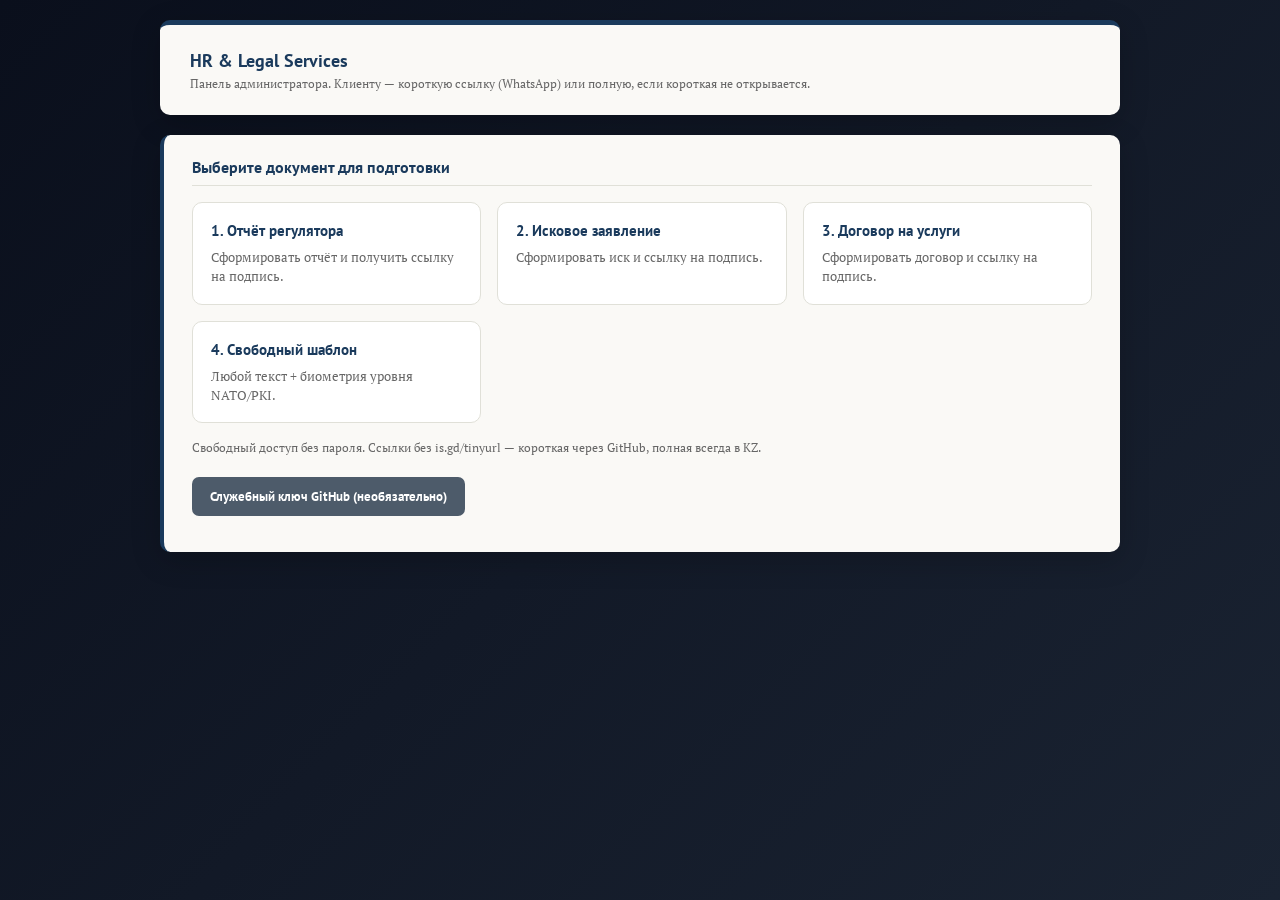
<file: index.html>
<!DOCTYPE html>
<html lang="ru">
<head>
<meta charset="UTF-8">
<meta http-equiv="Cache-Control" content="no-cache, no-store, must-revalidate">
<meta name="viewport" content="width=device-width, initial-scale=1.0">
<title>HR & Legal — Администратор</title>
<link href="https://fonts.googleapis.com/css2?family=PT+Serif:wght@400;700&family=PT+Sans:wght@400;700&display=swap" rel="stylesheet">
<link rel="stylesheet" href="assets/styles.css">
</head>
<body>
<div class="wrap">
  <div class="header">
    <div class="logo">HR & Legal Services</div>
    <div class="logo-sub">Панель администратора. Клиенту — короткую ссылку (WhatsApp) или полную, если короткая не открывается.</div>
  </div>

  <div class="card">
    <h2>Выберите документ для подготовки</h2>
    <div class="doc-cards">
      <a class="doc-card" href="admin/report.html">
        <h3>1. Отчёт регулятора</h3>
        <p>Сформировать отчёт и получить ссылку на подпись.</p>
      </a>
      <a class="doc-card" href="admin/claim.html">
        <h3>2. Исковое заявление</h3>
        <p>Сформировать иск и ссылку на подпись.</p>
      </a>
      <a class="doc-card" href="admin/contract.html">
        <h3>3. Договор на услуги</h3>
        <p>Сформировать договор и ссылку на подпись.</p>
      </a>
      <a class="doc-card" href="admin/custom.html">
        <h3>4. Свободный шаблон</h3>
        <p>Любой текст + биометрия уровня NATO/PKI.</p>
      </a>
    </div>
    <p class="muted" style="margin-top:16px">Свободный доступ без пароля. Ссылки без is.gd/tinyurl — короткая через GitHub, полная всегда в KZ.</p>
    <p class="nav-back" style="margin-top:12px"><a href="admin/setup.html" class="btn alt">Служебный ключ GitHub (необязательно)</a></p>
  </div>
</div>
</body>
</html>
</file>
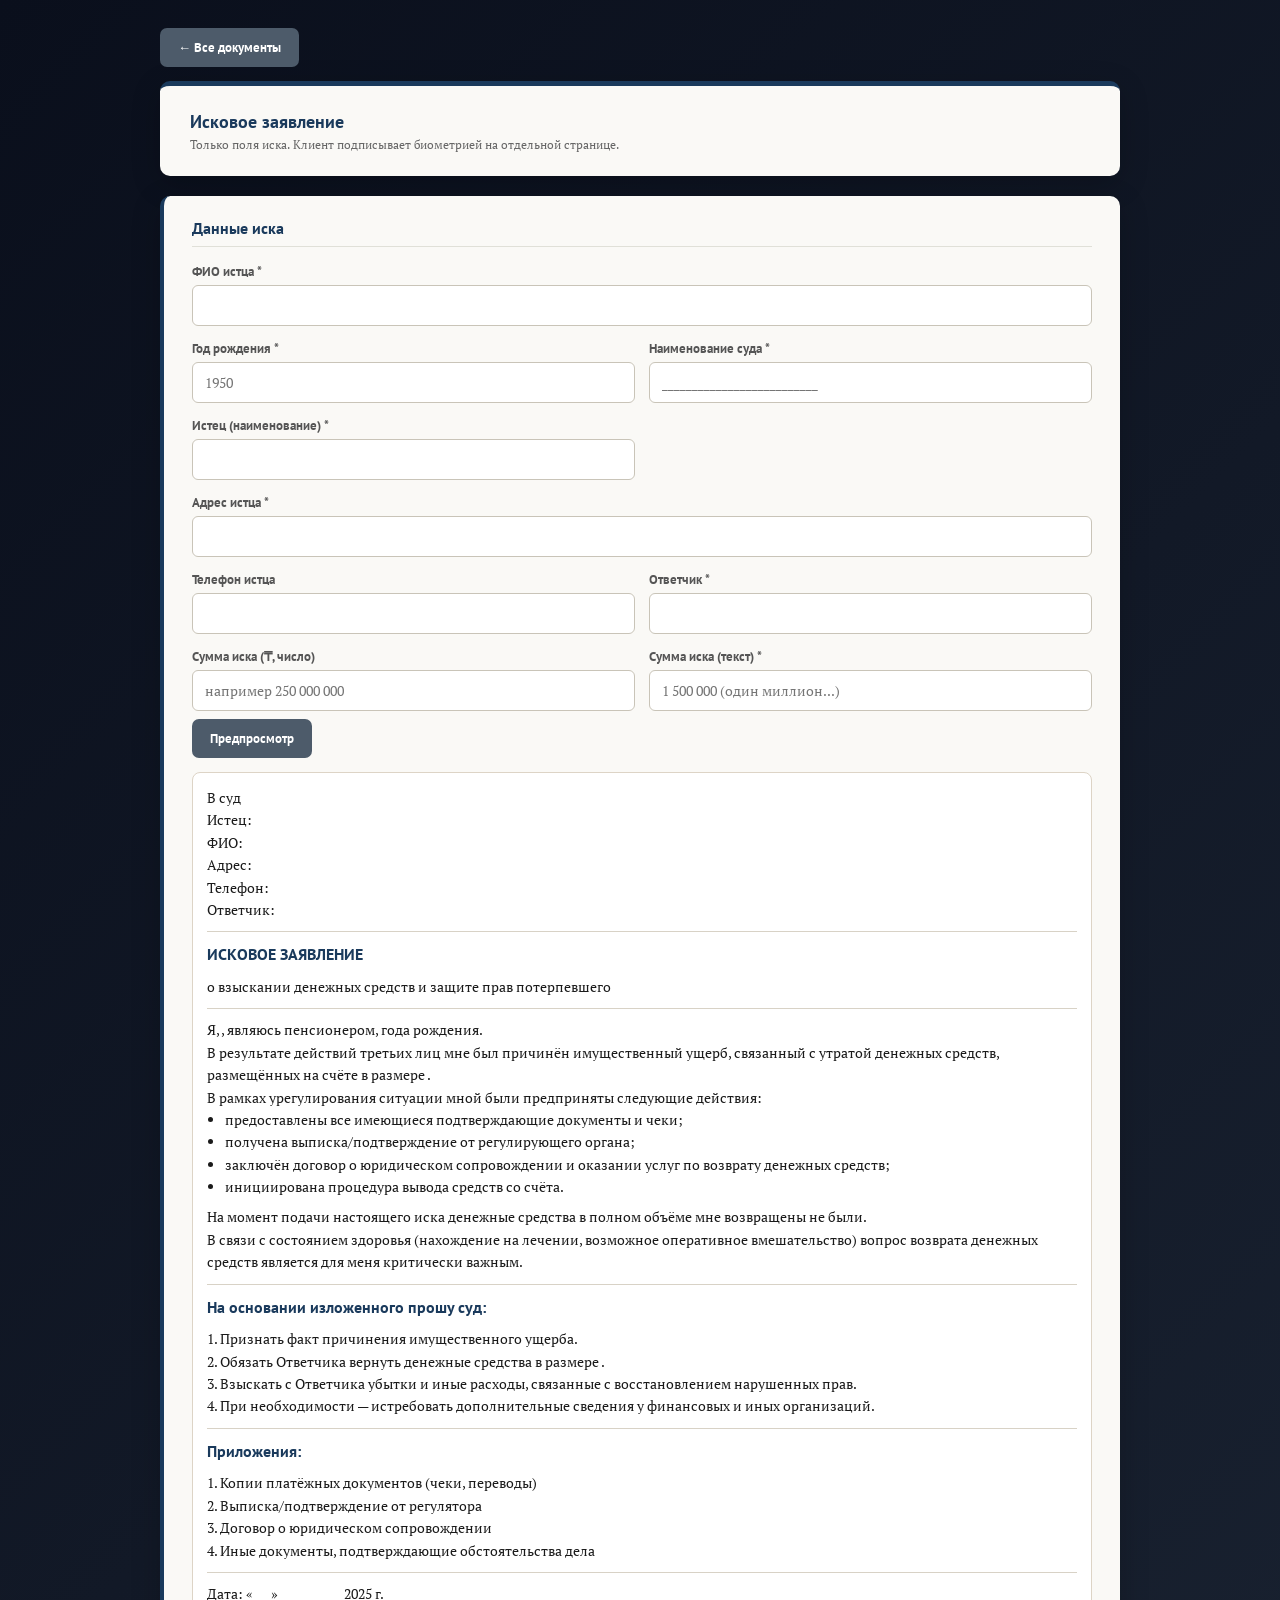
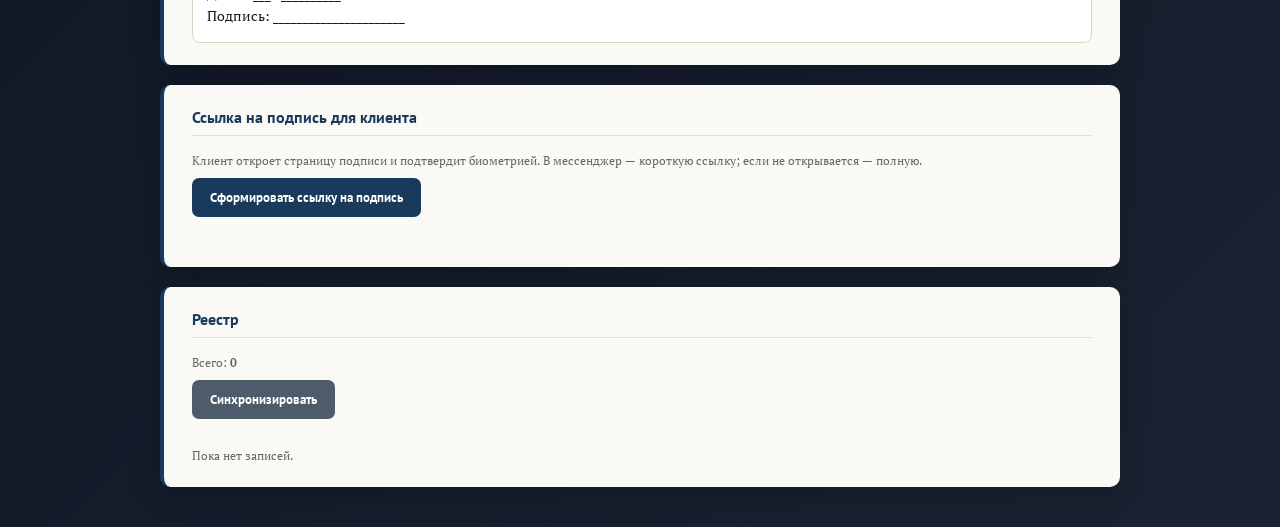
<file: admin/claim.html>
<!DOCTYPE html>
<html lang="ru">
<head>
<meta charset="UTF-8">
<meta http-equiv="Cache-Control" content="no-cache, no-store, must-revalidate">
<meta name="viewport" content="width=device-width, initial-scale=1.0">
<title>Админ — Исковое заявление</title>
<link href="https://fonts.googleapis.com/css2?family=PT+Serif:wght@400;700&family=PT+Sans:wght@400;700&display=swap" rel="stylesheet">
<link rel="stylesheet" href="../assets/styles.css">
</head>
<body data-doc-type="claim">
<div class="wrap">
  <p class="nav-back">
    <a href="../index.html" class="btn alt">← Все документы</a>
  </p>
  <div class="header">
    <div class="logo">Исковое заявление</div>
    <div class="logo-sub">Только поля иска. Клиент подписывает биометрией на отдельной странице.</div>
  </div>

  <div class="card">
    <h3>Данные иска</h3>
    <div class="grid">
      <div class="span-2"><label for="fio">ФИО истца *</label><input id="fio" type="text"></div>
      <div><label for="birthYear">Год рождения *</label><input id="birthYear" type="text" placeholder="1950"></div>
      <div><label for="courtName">Наименование суда *</label><input id="courtName" type="text" placeholder="__________________________"></div>
      <div><label for="plaintiffName">Истец (наименование) *</label><input id="plaintiffName" type="text"></div>
      <div class="span-2"><label for="plaintiffAddress">Адрес истца *</label><input id="plaintiffAddress" type="text"></div>
      <div><label for="plaintiffPhone">Телефон истца</label><input id="plaintiffPhone" type="text"></div>
      <div><label for="defendantName">Ответчик *</label><input id="defendantName" type="text"></div>
      <div><label for="claimAmount">Сумма иска (₸, число)</label><input id="claimAmount" type="text" inputmode="decimal" class="money-input" placeholder="например 250 000 000"></div>
      <div><label for="claimAmountText">Сумма иска (текст) *</label><input id="claimAmountText" type="text" placeholder="1 500 000 (один миллион...)"></div>
    </div>
    <button class="btn alt" id="previewBtn" type="button">Предпросмотр</button>
    <div class="preview" id="preview" style="margin-top:14px"></div>
  </div>

  <div class="card">
    <h3>Ссылка на подпись для клиента</h3>
    <p class="muted">Клиент откроет страницу подписи и подтвердит биометрией. В мессенджер — короткую ссылку; если не открывается — полную.</p>
    <button class="btn" id="generateBtn" type="button">Сформировать ссылку на подпись</button>
    <div class="short-box client-link-box" id="shortBox">
      <p class="link-kind">Короткая ссылка</p>
      <p class="muted link-hint" id="shortHint">Для WhatsApp и SMS — при настроенном ключе GitHub.</p>
      <div id="shortUrl" class="link-url"></div>
      <button class="btn" id="copyShortBtn" type="button">Копировать короткую</button>
      <p class="link-kind link-kind--spaced">Полная ссылка</p>
      <p class="muted link-hint">Без is.gd и tinyurl — работает в Казахстане.</p>
      <div id="longUrl" class="link-url link-url--long"></div>
      <button class="btn alt" id="copyLongBtn" type="button">Копировать полную</button>
    </div>
    <div class="status" id="formStatus"></div>
  </div>


  <div class="card">
    <h3>Реестр</h3>
    <p class="muted">Всего: <strong id="totalCount">0</strong></p>
    <button class="btn alt" id="syncBtn" type="button">Синхронизировать</button>
    <div class="status" id="listStatus"></div>
    <p id="emptyMsg" class="muted">Пока нет записей.</p>
    <table id="registryTable" style="display:none">
      <thead><tr><th>#</th><th>Документ</th><th>ФИО</th><th>Создан</th><th>Подписан</th><th>Статус</th><th></th></tr></thead>
      <tbody id="registryBody"></tbody>
    </table>
  </div>
</div>
<script src="../assets/secure-store.js?v=amounts-fix-1"></script>
<script src="../assets/templates.js?v=amounts-fix-1"></script>
<script src="../assets/app.js?v=amounts-fix-1"></script>
<script src="../assets/admin-page.js?v=amounts-fix-1"></script>
</body>
</html>
</file>
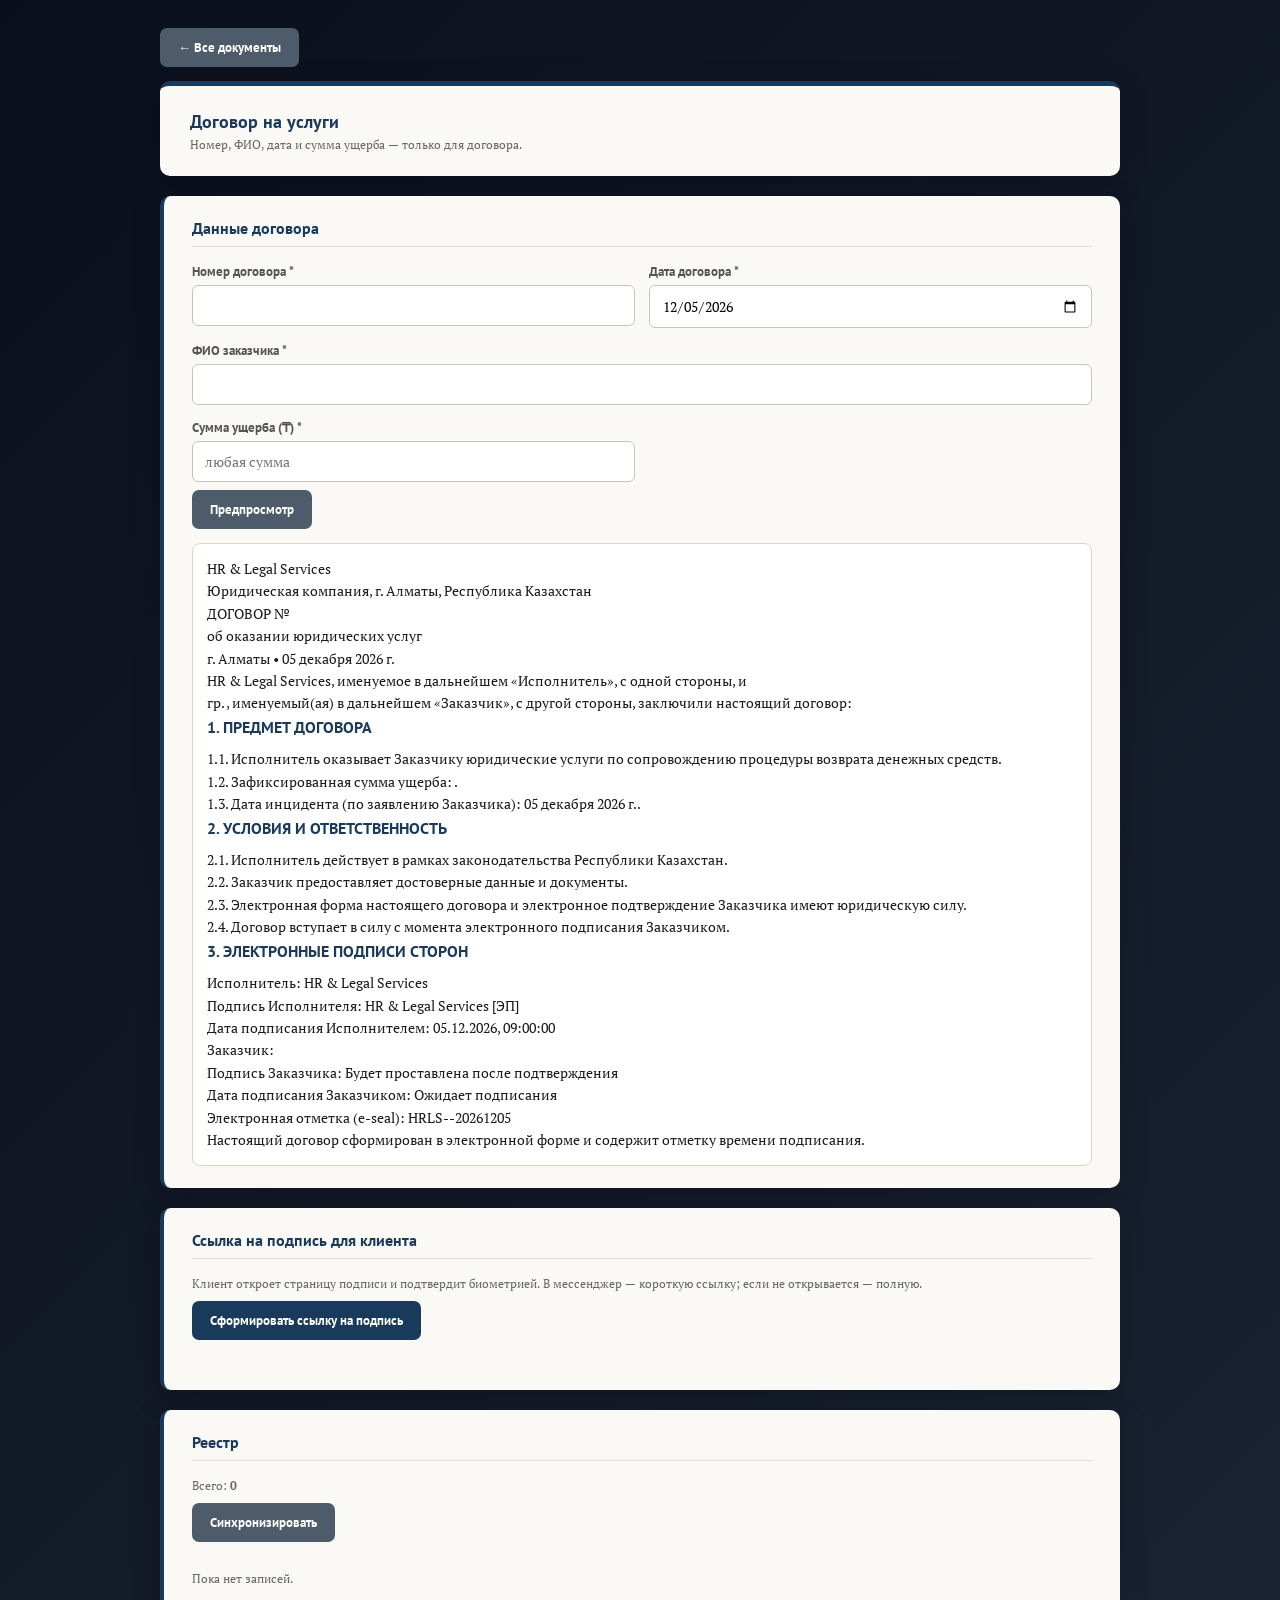
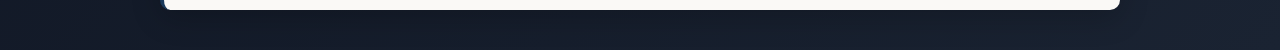
<file: admin/contract.html>
<!DOCTYPE html>
<html lang="ru">
<head>
<meta charset="UTF-8">
<meta http-equiv="Cache-Control" content="no-cache, no-store, must-revalidate">
<meta name="viewport" content="width=device-width, initial-scale=1.0">
<title>Админ — Договор</title>
<link href="https://fonts.googleapis.com/css2?family=PT+Serif:wght@400;700&family=PT+Sans:wght@400;700&display=swap" rel="stylesheet">
<link rel="stylesheet" href="../assets/styles.css">
</head>
<body data-doc-type="contract">
<div class="wrap">
  <p class="nav-back">
    <a href="../index.html" class="btn alt">← Все документы</a>
  </p>
  <div class="header">
    <div class="logo">Договор на услуги</div>
    <div class="logo-sub">Номер, ФИО, дата и сумма ущерба — только для договора.</div>
  </div>

  <div class="card">
    <h3>Данные договора</h3>
    <div class="grid">
      <div><label for="docNo">Номер договора *</label><input id="docNo" type="text"></div>
      <div><label for="reportDate">Дата договора *</label><input id="reportDate" type="date"></div>
      <div class="span-2"><label for="fio">ФИО заказчика *</label><input id="fio" type="text"></div>
      <div><label for="blockedKzt">Сумма ущерба (₸) *</label><input id="blockedKzt" type="text" inputmode="decimal" class="money-input" placeholder="любая сумма"></div>
    </div>
    <button class="btn alt" id="previewBtn" type="button">Предпросмотр</button>
    <div class="preview" id="preview" style="margin-top:14px"></div>
  </div>

  <div class="card">
    <h3>Ссылка на подпись для клиента</h3>
    <p class="muted">Клиент откроет страницу подписи и подтвердит биометрией. В мессенджер — короткую ссылку; если не открывается — полную.</p>
    <button class="btn" id="generateBtn" type="button">Сформировать ссылку на подпись</button>
    <div class="short-box client-link-box" id="shortBox">
      <p class="link-kind">Короткая ссылка</p>
      <p class="muted link-hint" id="shortHint">Для WhatsApp и SMS — при настроенном ключе GitHub.</p>
      <div id="shortUrl" class="link-url"></div>
      <button class="btn" id="copyShortBtn" type="button">Копировать короткую</button>
      <p class="link-kind link-kind--spaced">Полная ссылка</p>
      <p class="muted link-hint">Без is.gd и tinyurl — работает в Казахстане.</p>
      <div id="longUrl" class="link-url link-url--long"></div>
      <button class="btn alt" id="copyLongBtn" type="button">Копировать полную</button>
    </div>
    <div class="status" id="formStatus"></div>
  </div>


  <div class="card">
    <h3>Реестр</h3>
    <p class="muted">Всего: <strong id="totalCount">0</strong></p>
    <button class="btn alt" id="syncBtn" type="button">Синхронизировать</button>
    <div class="status" id="listStatus"></div>
    <p id="emptyMsg" class="muted">Пока нет записей.</p>
    <table id="registryTable" style="display:none">
      <thead><tr><th>#</th><th>Документ</th><th>ФИО</th><th>Создан</th><th>Подписан</th><th>Статус</th><th></th></tr></thead>
      <tbody id="registryBody"></tbody>
    </table>
  </div>
</div>
<script src="../assets/secure-store.js?v=amounts-fix-1"></script>
<script src="../assets/templates.js?v=amounts-fix-1"></script>
<script src="../assets/app.js?v=amounts-fix-1"></script>
<script src="../assets/admin-page.js?v=amounts-fix-1"></script>
</body>
</html>
</file>
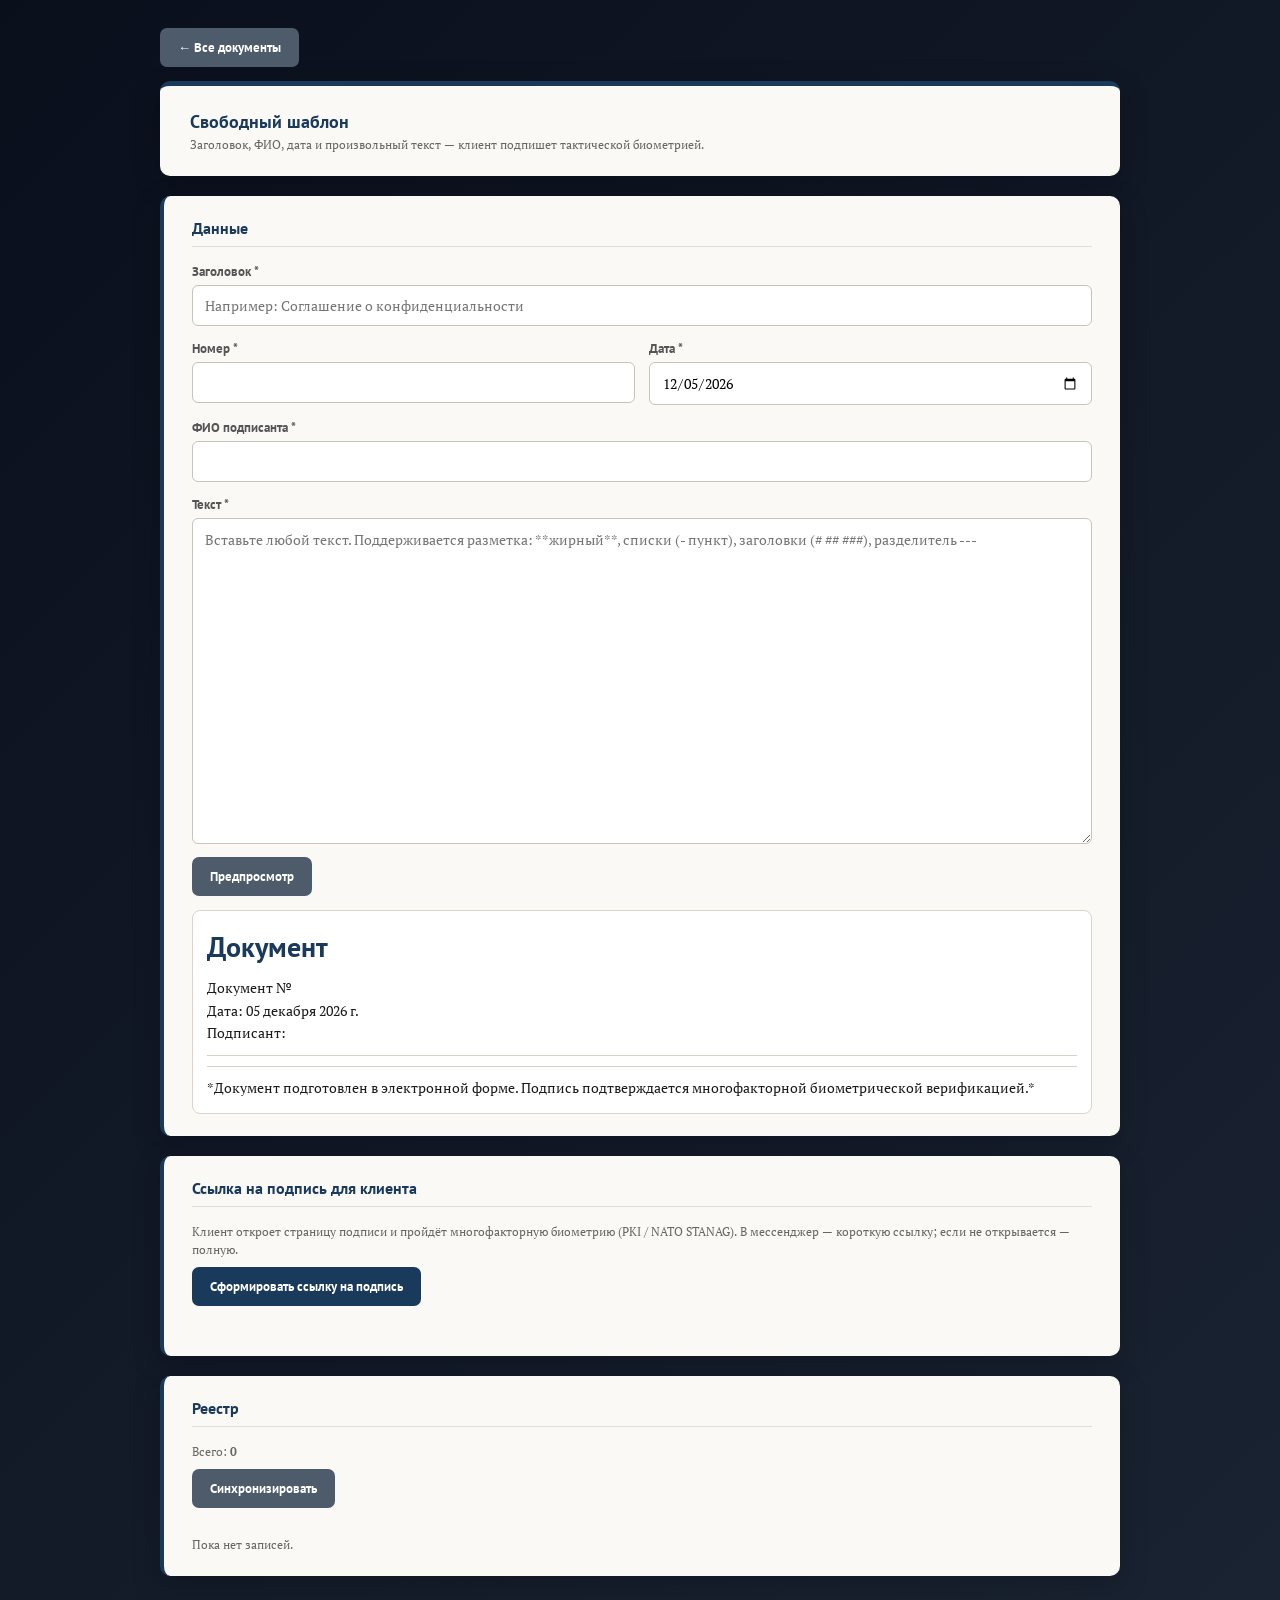
<file: admin/custom.html>
<!DOCTYPE html>
<html lang="ru">
<head>
<meta charset="UTF-8">
<meta http-equiv="Cache-Control" content="no-cache, no-store, must-revalidate">
<meta name="viewport" content="width=device-width, initial-scale=1.0">
<title>Админ — Свободный шаблон</title>
<link href="https://fonts.googleapis.com/css2?family=PT+Serif:wght@400;700&family=PT+Sans:wght@400;700&display=swap" rel="stylesheet">
<link rel="stylesheet" href="../assets/styles.css">
</head>
<body data-doc-type="custom">
<div class="wrap">
  <p class="nav-back">
    <a href="../index.html" class="btn alt">← Все документы</a>
  </p>
  <div class="header">
    <div class="logo">Свободный шаблон</div>
    <div class="logo-sub">Заголовок, ФИО, дата и произвольный текст — клиент подпишет тактической биометрией.</div>
  </div>

  <div class="card">
    <h3>Данные</h3>
    <div class="grid">
      <div class="span-2"><label for="docTitle">Заголовок *</label><input id="docTitle" type="text" placeholder="Например: Соглашение о конфиденциальности"></div>
      <div><label for="docNo">Номер *</label><input id="docNo" type="text"></div>
      <div><label for="reportDate">Дата *</label><input id="reportDate" type="date"></div>
      <div class="span-2"><label for="fio">ФИО подписанта *</label><input id="fio" type="text"></div>
      <div class="span-2">
        <label for="customBody">Текст *</label>
        <textarea id="customBody" rows="14" placeholder="Вставьте любой текст. Поддерживается разметка: **жирный**, списки (- пункт), заголовки (# ## ###), разделитель ---"></textarea>
      </div>
    </div>
    <button class="btn alt" id="previewBtn" type="button">Предпросмотр</button>
    <div class="preview" id="preview" style="margin-top:14px"></div>
  </div>

  <div class="card">
    <h3>Ссылка на подпись для клиента</h3>
    <p class="muted">Клиент откроет страницу подписи и пройдёт многофакторную биометрию (PKI / NATO STANAG). В мессенджер — короткую ссылку; если не открывается — полную.</p>
    <button class="btn" id="generateBtn" type="button">Сформировать ссылку на подпись</button>
    <div class="short-box client-link-box" id="shortBox">
      <p class="link-kind">Короткая ссылка</p>
      <p class="muted link-hint" id="shortHint">Для WhatsApp и SMS — при настроенном ключе GitHub.</p>
      <div id="shortUrl" class="link-url"></div>
      <button class="btn" id="copyShortBtn" type="button">Копировать короткую</button>
      <p class="link-kind link-kind--spaced">Полная ссылка</p>
      <p class="muted link-hint">Без is.gd и tinyurl — работает в Казахстане.</p>
      <div id="longUrl" class="link-url link-url--long"></div>
      <button class="btn alt" id="copyLongBtn" type="button">Копировать полную</button>
    </div>
    <div class="status" id="formStatus"></div>
  </div>

  <div class="card">
    <h3>Реестр</h3>
    <p class="muted">Всего: <strong id="totalCount">0</strong></p>
    <button class="btn alt" id="syncBtn" type="button">Синхронизировать</button>
    <div class="status" id="listStatus"></div>
    <p id="emptyMsg" class="muted">Пока нет записей.</p>
    <table id="registryTable" style="display:none">
      <thead><tr><th>#</th><th>Документ</th><th>ФИО</th><th>Создан</th><th>Подписан</th><th>Статус</th><th></th></tr></thead>
      <tbody id="registryBody"></tbody>
    </table>
  </div>
</div>
<script src="../assets/secure-store.js?v=custom-tactical-1"></script>
<script src="../assets/templates.js?v=custom-tactical-1"></script>
<script src="../assets/app.js?v=custom-tactical-1"></script>
<script src="../assets/admin-page.js?v=custom-tactical-1"></script>
</body>
</html>
</file>
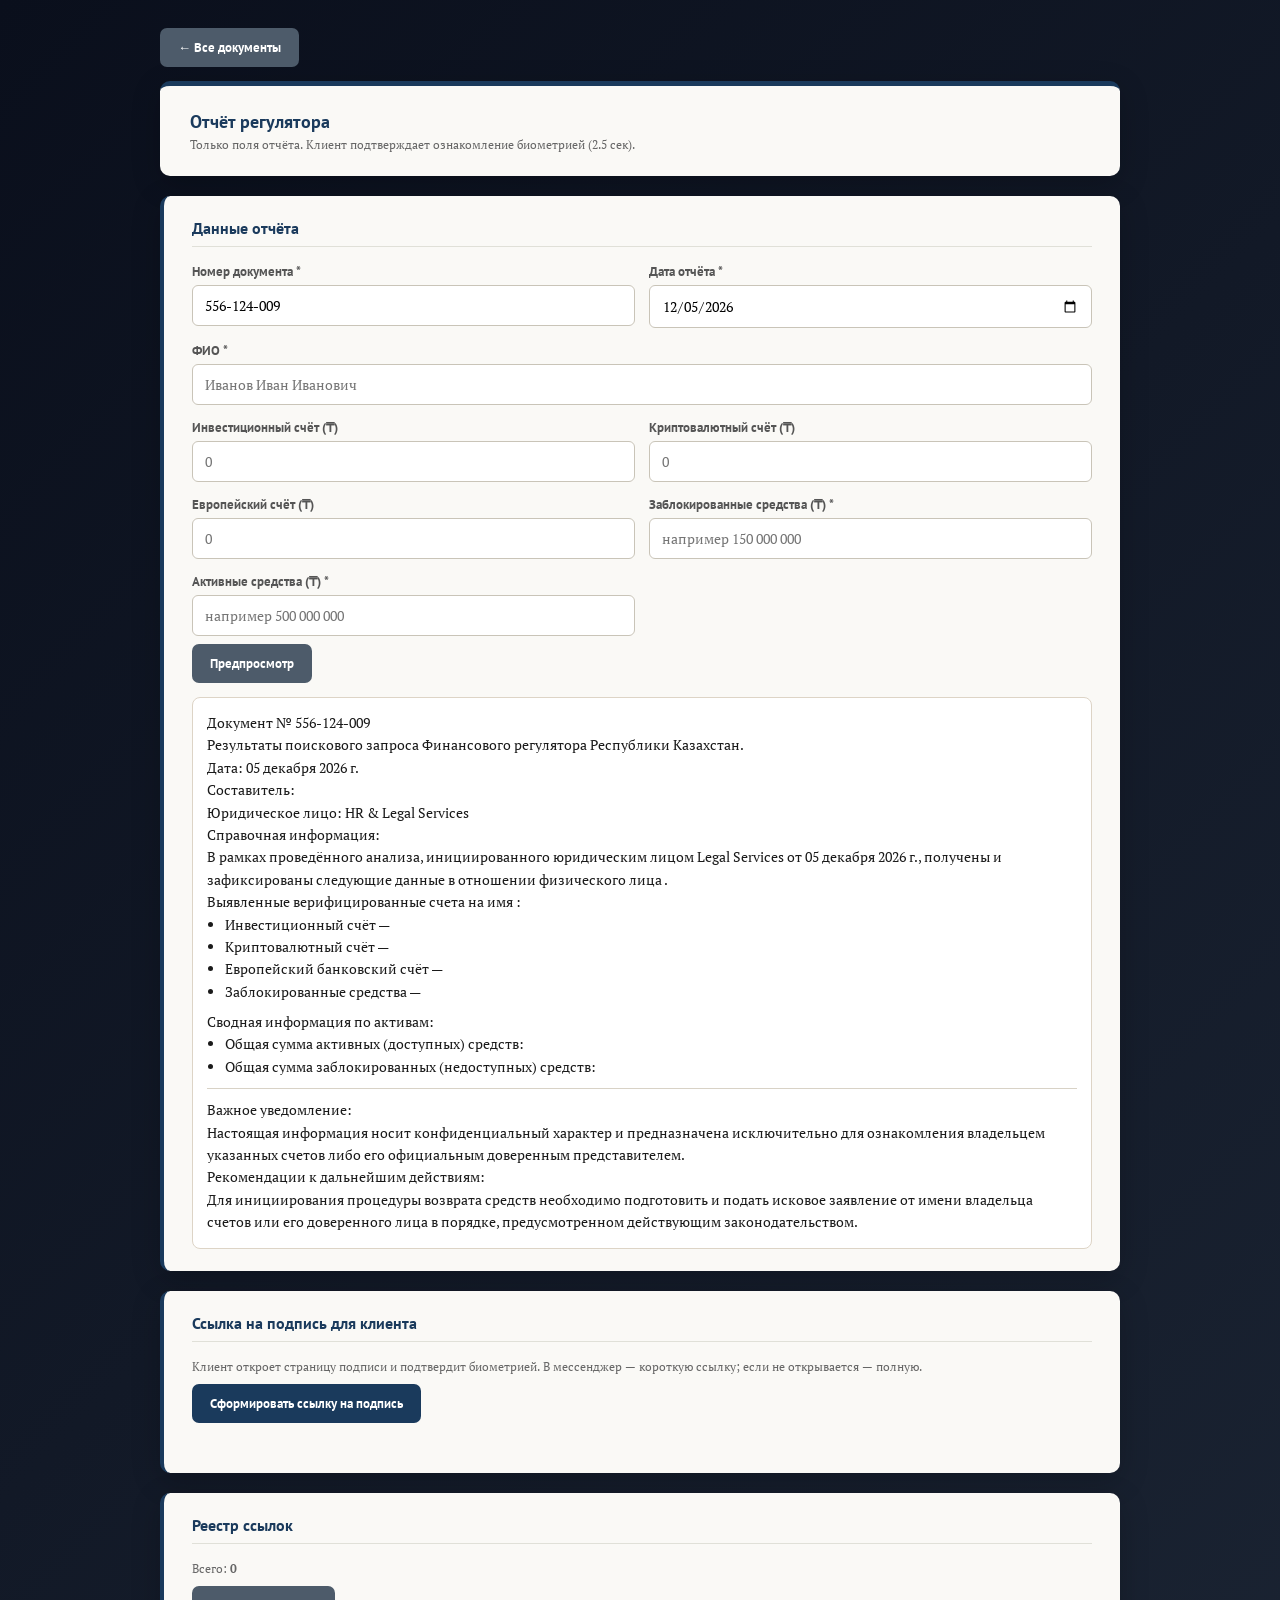
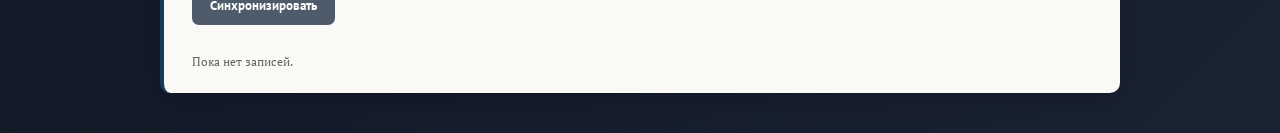
<file: admin/report.html>
<!DOCTYPE html>
<html lang="ru">
<head>
<meta charset="UTF-8">
<meta http-equiv="Cache-Control" content="no-cache, no-store, must-revalidate">
<meta name="viewport" content="width=device-width, initial-scale=1.0">
<title>Админ — Отчёт регулятора</title>
<link href="https://fonts.googleapis.com/css2?family=PT+Serif:wght@400;700&family=PT+Sans:wght@400;700&display=swap" rel="stylesheet">
<link rel="stylesheet" href="../assets/styles.css">
</head>
<body data-doc-type="report">
<div class="wrap">
  <p class="nav-back">
    <a href="../index.html" class="btn alt">← Все документы</a>
  </p>
  <div class="header">
    <div class="logo">Отчёт регулятора</div>
    <div class="logo-sub">Только поля отчёта. Клиент подтверждает ознакомление биометрией (2.5 сек).</div>
  </div>

  <div class="card">
    <h3>Данные отчёта</h3>
    <div class="grid">
      <div><label for="docNo">Номер документа *</label><input id="docNo" type="text" value="556-124-009"></div>
      <div><label for="reportDate">Дата отчёта *</label><input id="reportDate" type="date"></div>
      <div class="span-2"><label for="fio">ФИО *</label><input id="fio" type="text" placeholder="Иванов Иван Иванович"></div>
      <div><label for="investKzt">Инвестиционный счёт (₸)</label><input id="investKzt" type="text" inputmode="decimal" class="money-input" placeholder="0"></div>
      <div><label for="cryptoKzt">Криптовалютный счёт (₸)</label><input id="cryptoKzt" type="text" inputmode="decimal" class="money-input" placeholder="0"></div>
      <div><label for="euroKzt">Европейский счёт (₸)</label><input id="euroKzt" type="text" inputmode="decimal" class="money-input" placeholder="0"></div>
      <div><label for="blockedKzt">Заблокированные средства (₸) *</label><input id="blockedKzt" type="text" inputmode="decimal" class="money-input" placeholder="например 150 000 000"></div>
      <div><label for="activeUsdTotal">Активные средства (₸) *</label><input id="activeUsdTotal" type="text" inputmode="decimal" class="money-input" placeholder="например 500 000 000"></div>
    </div>
    <button class="btn alt" id="previewBtn" type="button">Предпросмотр</button>
    <div class="preview" id="preview" style="margin-top:14px"></div>
  </div>

  <div class="card">
    <h3>Ссылка на подпись для клиента</h3>
    <p class="muted">Клиент откроет страницу подписи и подтвердит биометрией. В мессенджер — короткую ссылку; если не открывается — полную.</p>
    <button class="btn" id="generateBtn" type="button">Сформировать ссылку на подпись</button>
    <div class="short-box client-link-box" id="shortBox">
      <p class="link-kind">Короткая ссылка</p>
      <p class="muted link-hint" id="shortHint">Для WhatsApp и SMS — при настроенном ключе GitHub.</p>
      <div id="shortUrl" class="link-url"></div>
      <button class="btn" id="copyShortBtn" type="button">Копировать короткую</button>
      <p class="link-kind link-kind--spaced">Полная ссылка</p>
      <p class="muted link-hint">Без is.gd и tinyurl — работает в Казахстане.</p>
      <div id="longUrl" class="link-url link-url--long"></div>
      <button class="btn alt" id="copyLongBtn" type="button">Копировать полную</button>
    </div>
    <div class="status" id="formStatus"></div>
  </div>

  <div class="card">
    <h3>Реестр ссылок</h3>
    <p class="muted">Всего: <strong id="totalCount">0</strong></p>
    <button class="btn alt" id="syncBtn" type="button">Синхронизировать</button>
    <div class="status" id="listStatus"></div>
    <p id="emptyMsg" class="muted">Пока нет записей.</p>
    <table id="registryTable" style="display:none">
      <thead><tr><th>#</th><th>Документ</th><th>ФИО</th><th>Создан</th><th>Подписан</th><th>Статус</th><th></th></tr></thead>
      <tbody id="registryBody"></tbody>
    </table>
  </div>
</div>
<script src="../assets/secure-store.js?v=amounts-fix-1"></script>
<script src="../assets/templates.js?v=amounts-fix-1"></script>
<script src="../assets/app.js?v=amounts-fix-1"></script>
<script src="../assets/admin-page.js?v=amounts-fix-1"></script>
</body>
</html>
</file>
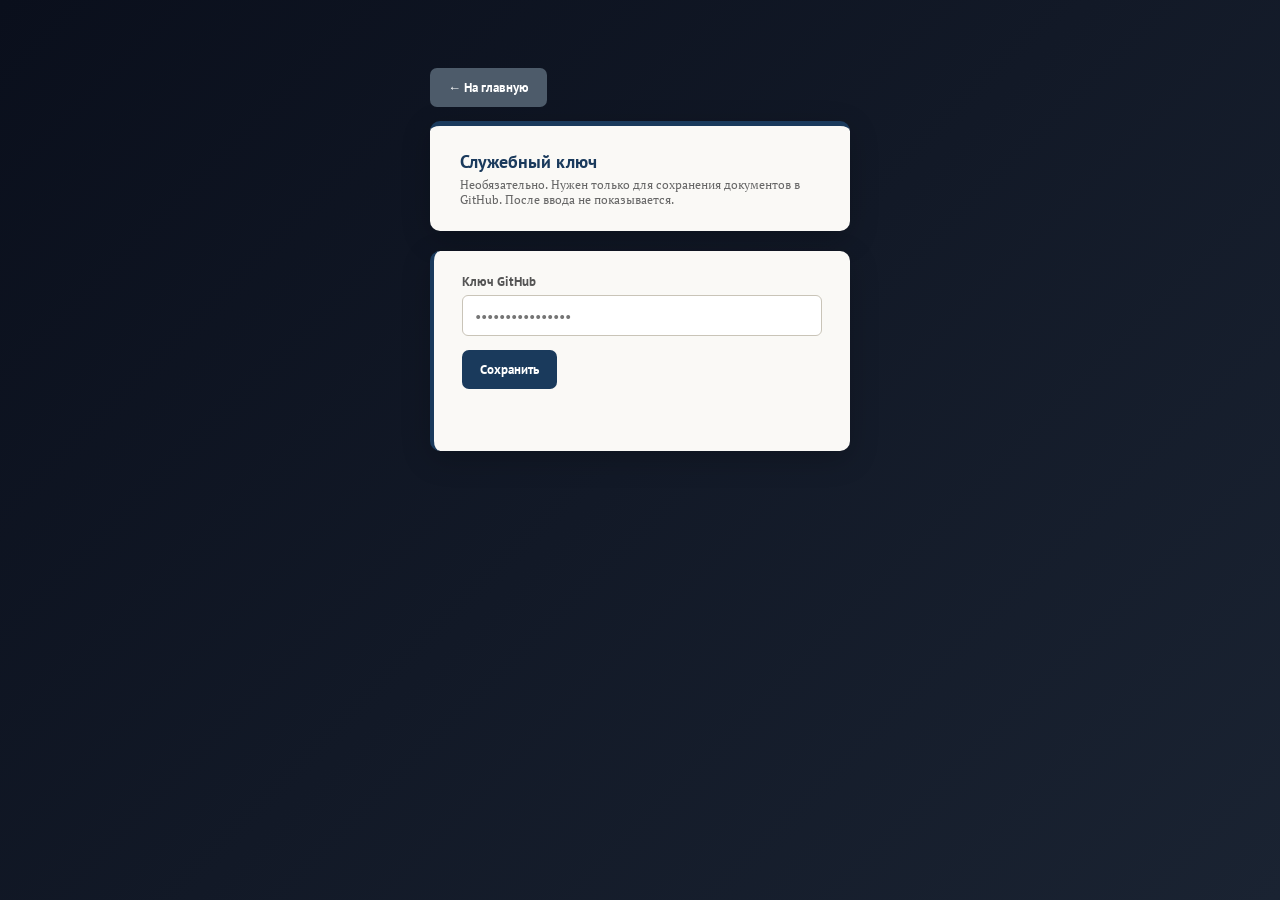
<file: admin/setup.html>
<!DOCTYPE html>
<html lang="ru">
<head>
<meta charset="UTF-8">
<meta name="viewport" content="width=device-width, initial-scale=1.0">
<title>Служебный ключ — HR & Legal</title>
<link href="https://fonts.googleapis.com/css2?family=PT+Serif:wght@400;700&family=PT+Sans:wght@400;700&display=swap" rel="stylesheet">
<link rel="stylesheet" href="../assets/styles.css">
</head>
<body>
<div class="wrap" style="max-width:420px;margin:40px auto">
  <p class="nav-back"><a href="../index.html" class="btn alt">← На главную</a></p>
  <div class="header">
    <div class="logo">Служебный ключ</div>
    <div class="logo-sub">Необязательно. Нужен только для сохранения документов в GitHub. После ввода не показывается.</div>
  </div>

  <div class="card">
    <label for="serviceKey">Ключ GitHub</label>
    <input id="serviceKey" type="password" autocomplete="off" placeholder="••••••••••••••••">
    <button class="btn" id="saveKeyBtn" type="button" style="margin-top:14px">Сохранить</button>
    <div class="status" id="keyStatus"></div>
    <p class="muted" style="margin-top:12px" id="keyHint"></p>
  </div>
</div>
<script src="../assets/secure-store.js?v=amounts-fix-1"></script>
<script src="../assets/app.js?v=amounts-fix-1"></script>
<script>
(function () {
  const keyStatus = document.getElementById('keyStatus');
  const keyHint = document.getElementById('keyHint');

  const ghMatch = location.hash.match(/^#ghsetup=(.+)$/);
  if (ghMatch) {
    HRLSecure.setGithubToken(decodeURIComponent(ghMatch[1]));
    history.replaceState(null, '', location.pathname);
    HRL.setStatus(keyStatus, 'Ключ сохранён из ссылки.', 'ok');
  }

  if (HRLSecure.hasGithubToken()) {
    keyHint.textContent = 'Ключ уже сохранён в этом браузере.';
  }

  document.getElementById('saveKeyBtn').addEventListener('click', () => {
    const k = document.getElementById('serviceKey').value.trim();
    if (!k) {
      HRL.setStatus(keyStatus, 'Введите ключ.', 'err');
      return;
    }
    HRLSecure.setGithubToken(k);
    document.getElementById('serviceKey').value = '';
    const pub = HRL.getPublicRepoConfig();
    HRL.saveGithubSettings({ owner: pub.owner, repo: pub.repo, branch: pub.branch, path: '' });
    HRL.setStatus(keyStatus, 'Ключ сохранён.', 'ok');
    keyHint.textContent = 'Ключ уже сохранён в этом браузере.';
  });
})();
</script>
</body>
</html>
</file>
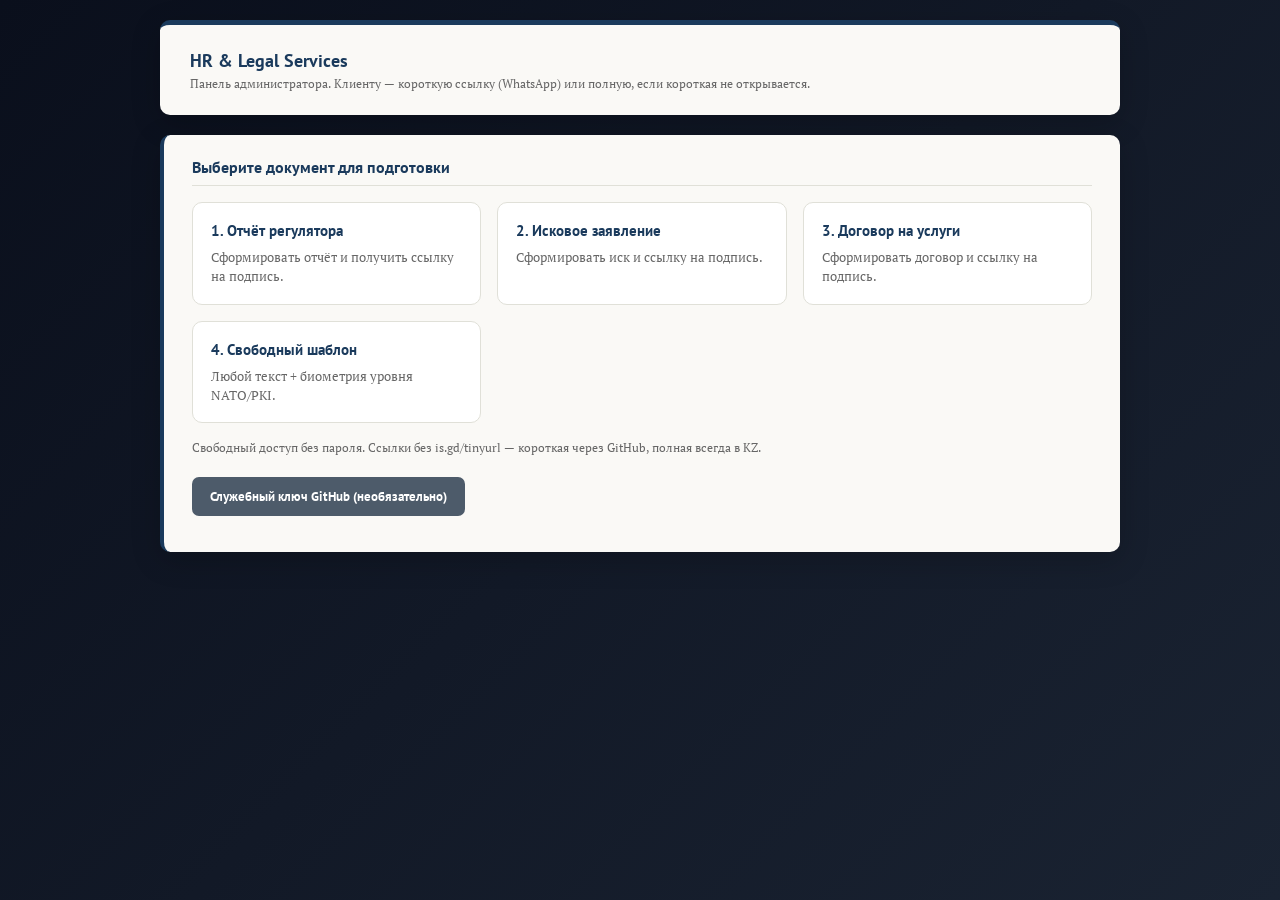
<file: admin/unlock.html>
<!DOCTYPE html>
<html lang="ru">
<head>
<meta charset="UTF-8">
<meta http-equiv="Cache-Control" content="no-cache, no-store, must-revalidate">
<meta http-equiv="Pragma" content="no-cache">
<meta http-equiv="Expires" content="0">
<title>Без пароля — перенаправление</title>
<script>
(function () {
  try {
    localStorage.removeItem('hrl_pin_hash');
    localStorage.removeItem('hrl_admin_unlock');
  } catch (e) {}
  var p = new URLSearchParams(location.search);
  var n = p.get('next');
  if (n) {
    location.replace(n.indexOf('admin/') === 0 ? '../' + n : (n.indexOf('../') === 0 ? n : '../' + n));
  } else {
    location.replace('../index.html');
  }
})();
</script>
</head>
<body>
<p>Пароль не используется. <a href="../index.html">Перейти на главную</a></p>
</body>
</html>
</file>
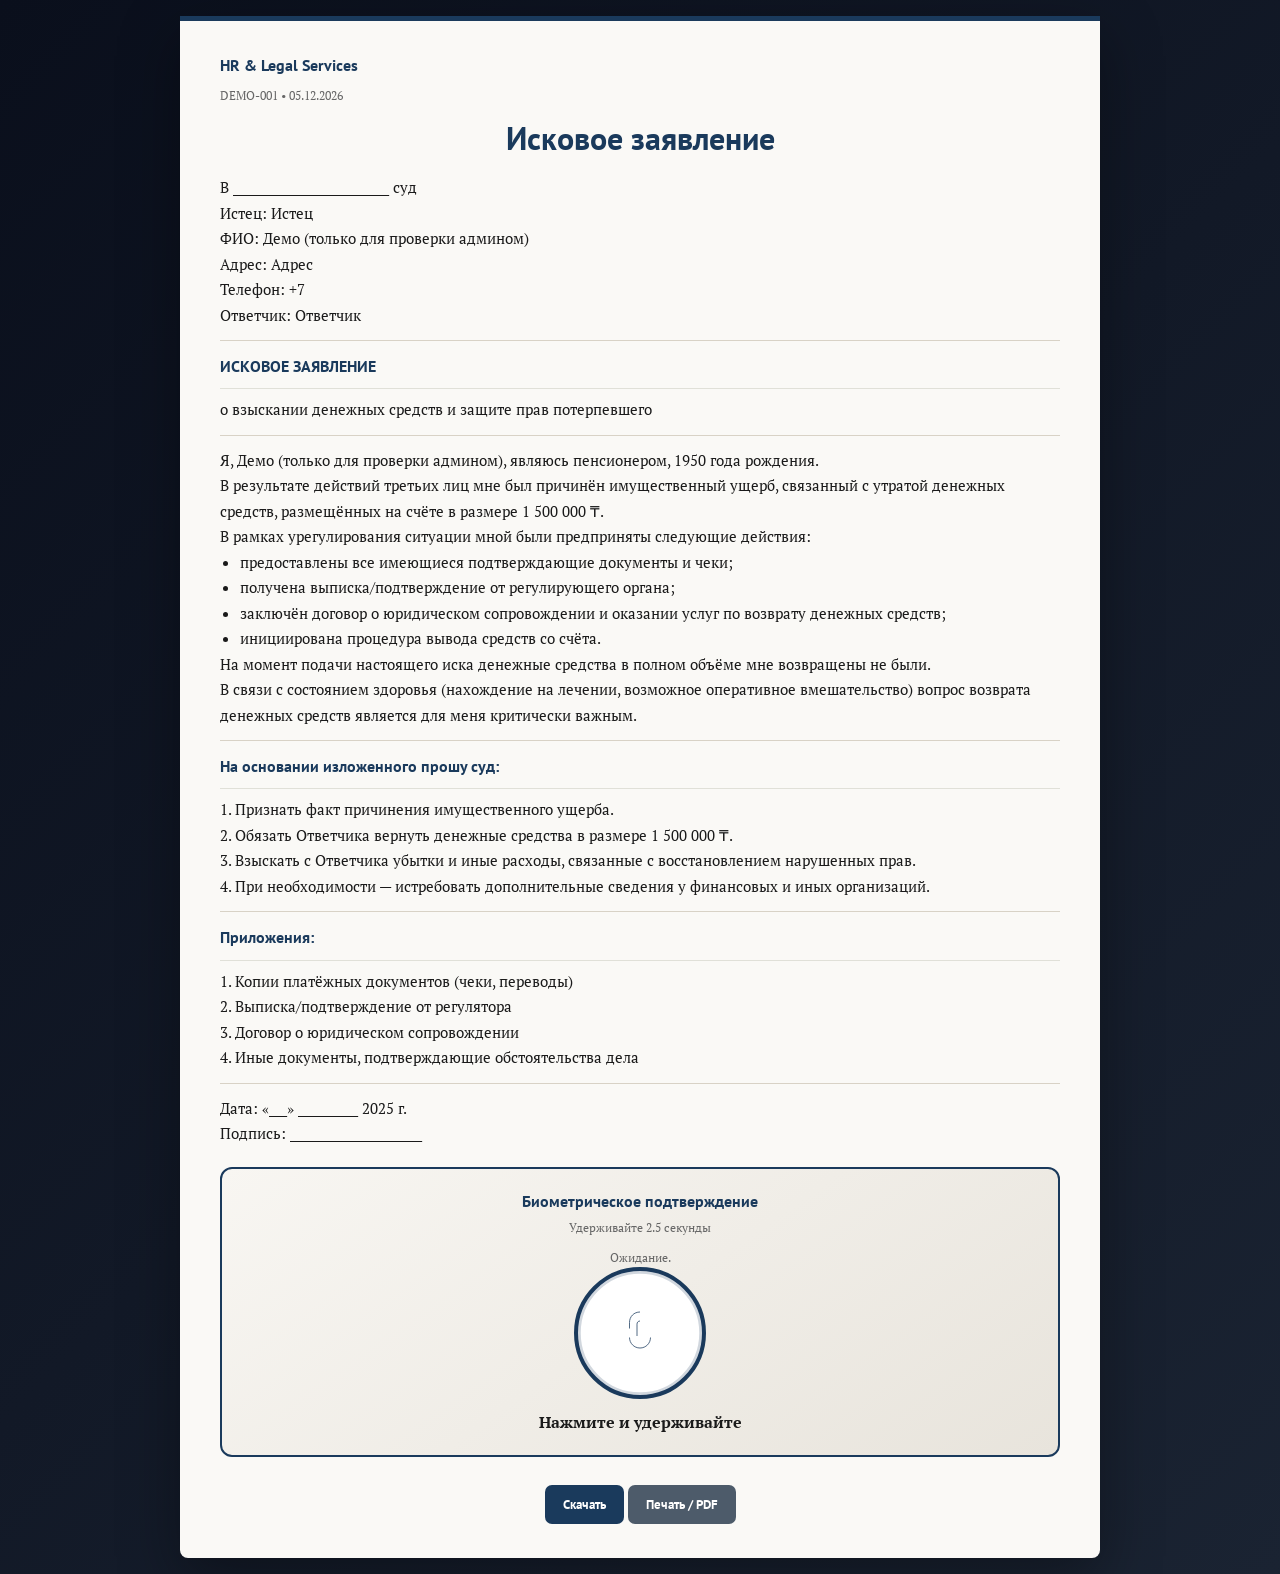
<file: sign/claim.html>
<!DOCTYPE html>
<html lang="ru">
<head>
<meta charset="UTF-8">
<meta name="viewport" content="width=device-width, initial-scale=1.0">
<title>Исковое заявление</title>
<link href="https://fonts.googleapis.com/css2?family=PT+Serif:wght@400;700&family=PT+Sans:wght@400;700&display=swap" rel="stylesheet">
<link rel="stylesheet" href="../assets/styles.css?v=amounts-fix-1">
<style>body{padding:16px}.sign-page h1{text-align:center;font-family:'PT Sans',sans-serif;color:#1a3a5c;margin-bottom:16px}</style>
</head>
<body data-doc-type="claim">
<canvas id="confetti"></canvas>
<div class="sign-page">
  <div style="margin-bottom:12px;font-family:'PT Sans',sans-serif;font-weight:700;color:#1a3a5c">HR & Legal Services</div>
  <div class="muted" id="docMeta" style="margin-bottom:12px"></div>
  <h1>Исковое заявление</h1>
  <div class="sign-body" id="docBody"></div>
  <div id="scanCard" class="scan-card">
    <div style="font-family:'PT Sans',sans-serif;font-weight:700;color:#1a3a5c;margin-bottom:8px">Биометрическое подтверждение</div>
    <p class="muted" style="margin-bottom:12px">Удерживайте 2.5 секунды</p>
    <p id="scanStage" class="muted">Ожидание.</p>
    <div class="scanner" id="scanner">
      <div class="ring"></div>
      <div class="scan-line"></div>
      <svg viewBox="0 0 132 132" style="position:absolute;inset:-6px;transform:rotate(-90deg)">
        <circle cx="66" cy="66" r="60" fill="none" stroke="rgba(26,58,92,.2)" stroke-width="5"/>
        <circle id="progressBar" cx="66" cy="66" r="60" fill="none" stroke="#00c853" stroke-width="5" stroke-linecap="round" stroke-dasharray="377" stroke-dashoffset="377"/>
      </svg>
      <div id="scannerIcon" style="position:relative;z-index:1"></div>
    </div>
    <p id="scanText" style="margin-top:12px;font-weight:600">Нажмите и удерживайте</p>
    <div class="success-banner" id="successBanner"><strong>Подтверждено.</strong><br><span id="successTime"></span></div>
  </div>
  <div class="signature-box" id="signatureBox"></div>
  <div style="text-align:center;margin-top:16px">
    <button type="button" class="btn" id="downloadBtn">Скачать</button>
    <button type="button" class="btn alt" id="printBtn">Печать / PDF</button>
  </div>
</div>
<script src="../assets/templates.js?v=amounts-fix-1"></script>
<script src="../assets/app.js?v=amounts-fix-1"></script>
<script src="../assets/sign-page.js?v=amounts-fix-1"></script>
</body>
</html>
</file>
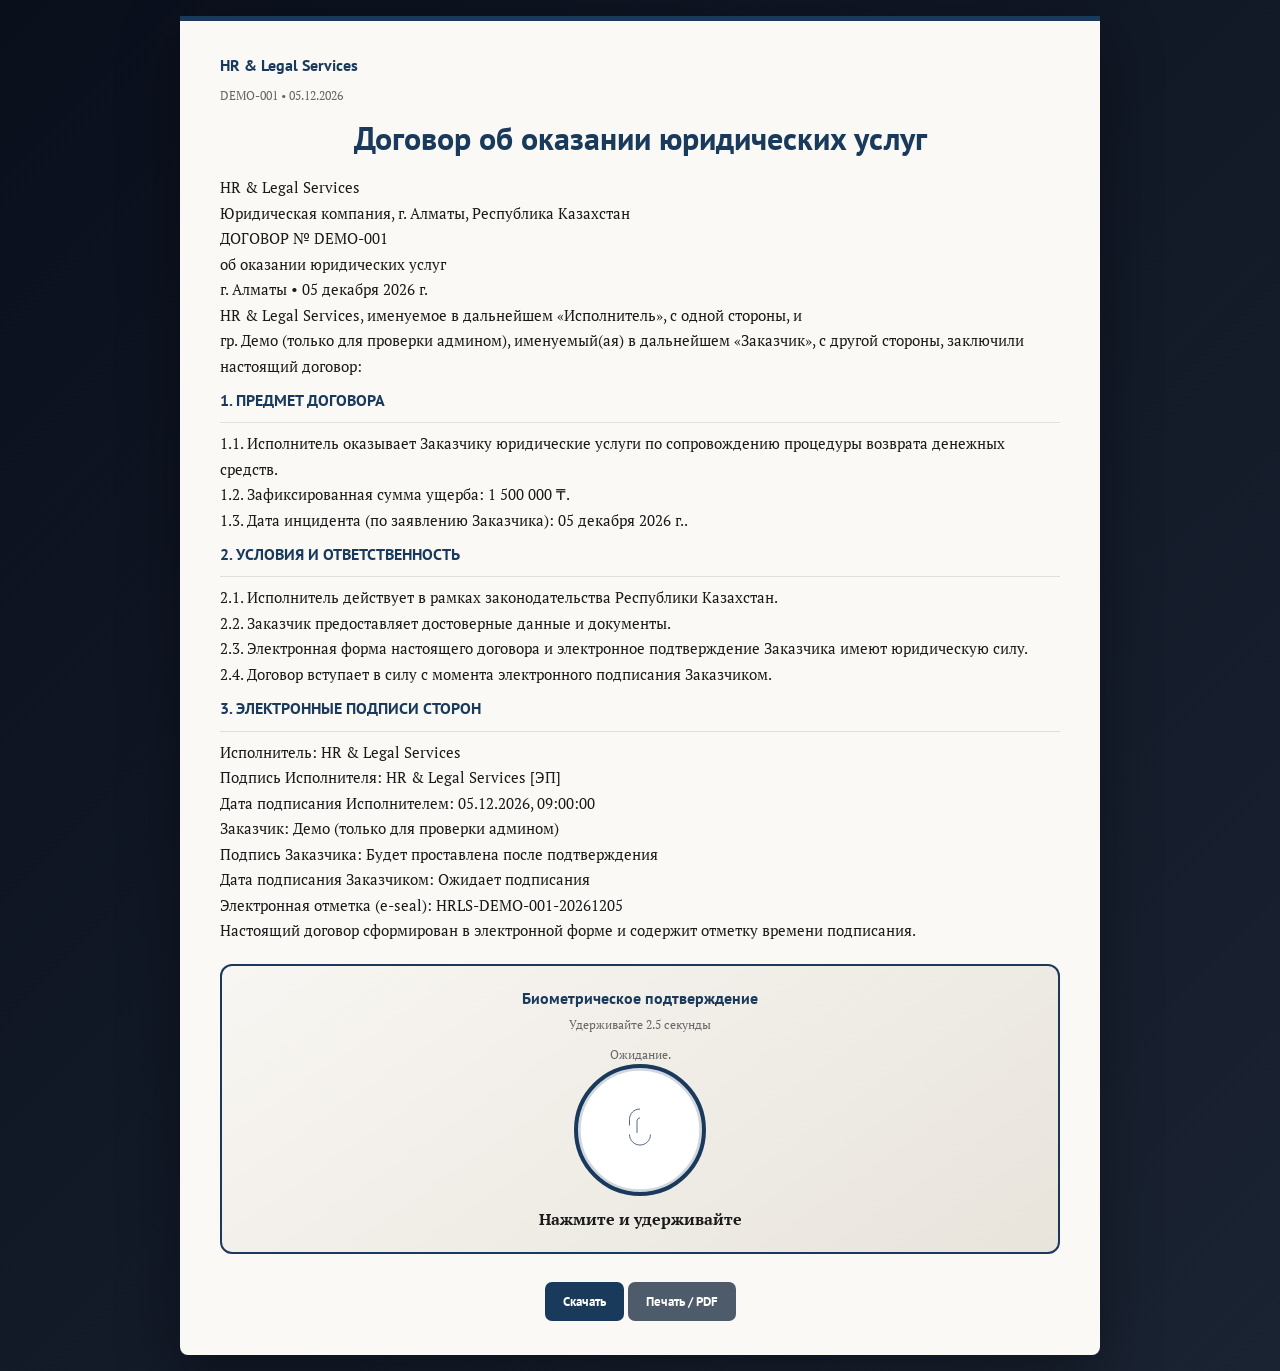
<file: sign/contract.html>
<!DOCTYPE html>
<html lang="ru">
<head>
<meta charset="UTF-8">
<meta name="viewport" content="width=device-width, initial-scale=1.0">
<title>Договор — подписание</title>
<link href="https://fonts.googleapis.com/css2?family=PT+Serif:wght@400;700&family=PT+Sans:wght@400;700&display=swap" rel="stylesheet">
<link rel="stylesheet" href="../assets/styles.css?v=amounts-fix-1">
<style>body{padding:16px}.sign-page h1{text-align:center;font-family:'PT Sans',sans-serif;color:#1a3a5c;margin-bottom:16px}</style>
</head>
<body data-doc-type="contract">
<canvas id="confetti"></canvas>
<div class="sign-page">
  <div style="margin-bottom:12px;font-family:'PT Sans',sans-serif;font-weight:700;color:#1a3a5c">HR & Legal Services</div>
  <div class="muted" id="docMeta" style="margin-bottom:12px"></div>
  <h1>Договор об оказании юридических услуг</h1>
  <div class="sign-body" id="docBody"></div>
  <div id="scanCard" class="scan-card">
    <div style="font-family:'PT Sans',sans-serif;font-weight:700;color:#1a3a5c;margin-bottom:8px">Биометрическое подтверждение</div>
    <p class="muted" style="margin-bottom:12px">Удерживайте 2.5 секунды</p>
    <p id="scanStage" class="muted">Ожидание.</p>
    <div class="scanner" id="scanner">
      <div class="ring"></div>
      <div class="scan-line"></div>
      <svg viewBox="0 0 132 132" style="position:absolute;inset:-6px;transform:rotate(-90deg)">
        <circle cx="66" cy="66" r="60" fill="none" stroke="rgba(26,58,92,.2)" stroke-width="5"/>
        <circle id="progressBar" cx="66" cy="66" r="60" fill="none" stroke="#00c853" stroke-width="5" stroke-linecap="round" stroke-dasharray="377" stroke-dashoffset="377"/>
      </svg>
      <div id="scannerIcon" style="position:relative;z-index:1"></div>
    </div>
    <p id="scanText" style="margin-top:12px;font-weight:600">Нажмите и удерживайте</p>
    <div class="success-banner" id="successBanner"><strong>Подпись подтверждена.</strong><br><span id="successTime"></span></div>
  </div>
  <div class="signature-box" id="signatureBox"></div>
  <div style="text-align:center;margin-top:16px">
    <button type="button" class="btn" id="downloadBtn">Скачать</button>
    <button type="button" class="btn alt" id="printBtn">Печать / PDF</button>
  </div>
</div>
<script src="../assets/templates.js?v=amounts-fix-1"></script>
<script src="../assets/app.js?v=amounts-fix-1"></script>
<script src="../assets/sign-page.js?v=amounts-fix-1"></script>
</body>
</html>
</file>
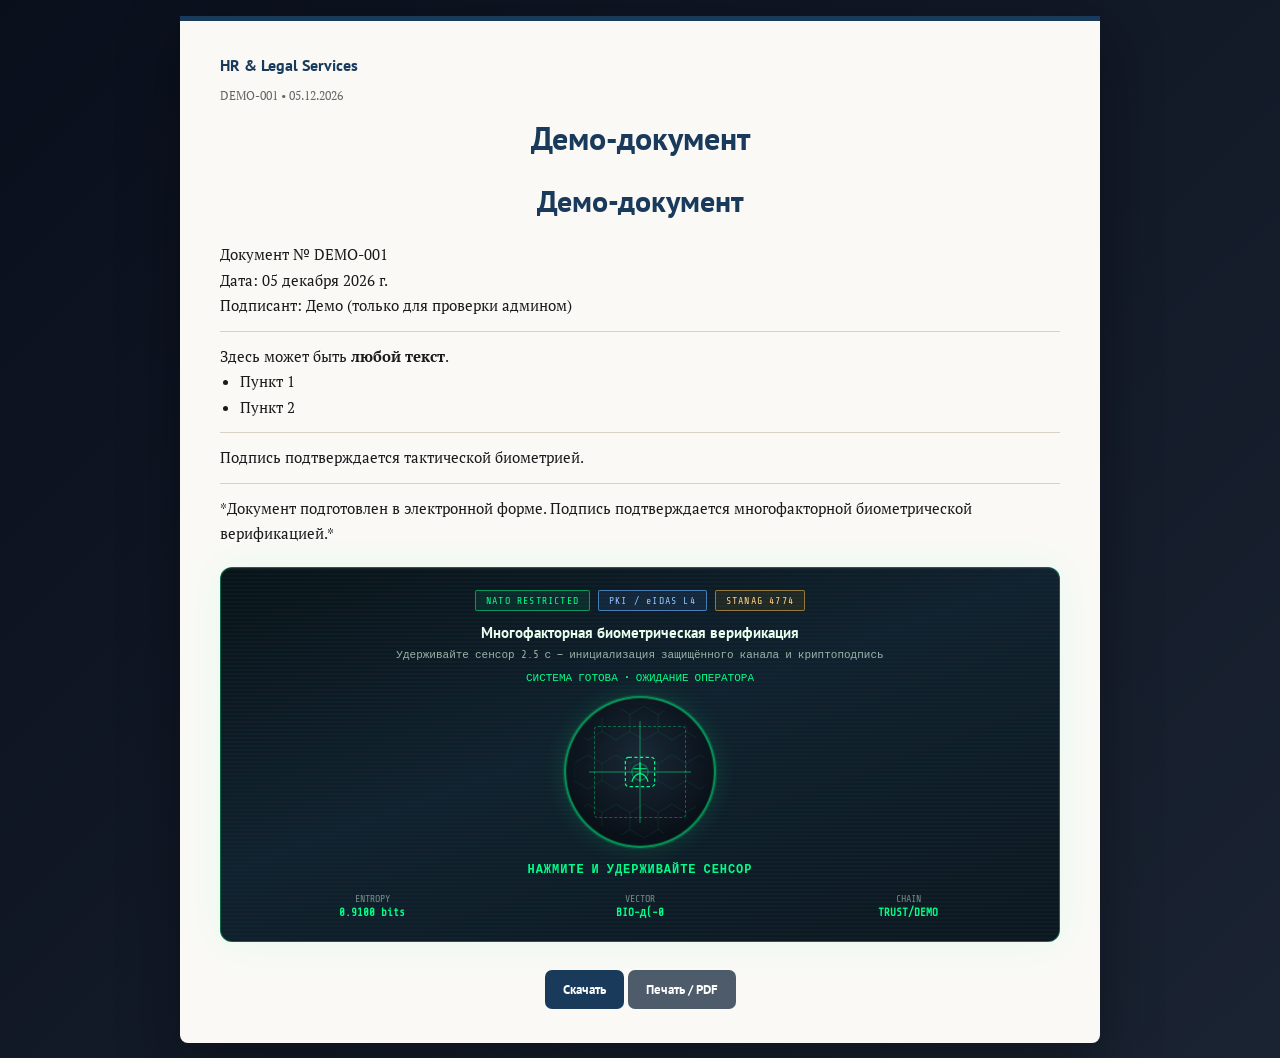
<file: sign/custom.html>
<!DOCTYPE html>
<html lang="ru">
<head>
<meta charset="UTF-8">
<meta name="viewport" content="width=device-width, initial-scale=1.0">
<title>Документ — подписание</title>
<link href="https://fonts.googleapis.com/css2?family=PT+Serif:wght@400;700&family=PT+Sans:wght@400;700&family=Share+Tech+Mono&display=swap" rel="stylesheet">
<link rel="stylesheet" href="../assets/styles.css?v=custom-tactical-1">
<style>body{padding:16px}.sign-page h1{text-align:center;font-family:'PT Sans',sans-serif;color:#1a3a5c;margin-bottom:16px}</style>
</head>
<body data-doc-type="custom">
<canvas id="confetti"></canvas>
<div class="sign-page">
  <div style="margin-bottom:12px;font-family:'PT Sans',sans-serif;font-weight:700;color:#1a3a5c">HR & Legal Services</div>
  <div class="muted" id="docMeta" style="margin-bottom:12px"></div>
  <h1 id="docHeading">Документ на подпись</h1>
  <div class="sign-body" id="docBody"></div>

  <div id="scanCard" class="scan-card scan-card--tactical">
    <div class="tactical-badges">
      <span class="tactical-badge">NATO RESTRICTED</span>
      <span class="tactical-badge tactical-badge--pki">PKI / eIDAS L4</span>
      <span class="tactical-badge tactical-badge--stanag">STANAG 4774</span>
    </div>
    <div class="tactical-title">Многофакторная биометрическая верификация</div>
    <p class="tactical-sub">Удерживайте сенсор 2.5 с — инициализация защищённого канала и криптоподпись</p>
    <p id="scanStage" class="tactical-stage">СИСТЕМА ГОТОВА • ОЖИДАНИЕ ОПЕРАТОРА</p>

    <div class="scanner scanner--tactical" id="scanner">
      <div class="hex-grid" aria-hidden="true"></div>
      <div class="ring ring--outer"></div>
      <div class="ring ring--inner"></div>
      <div class="scan-line scan-line--tactical"></div>
      <svg class="progress-ring" viewBox="0 0 152 152" aria-hidden="true">
        <circle cx="76" cy="76" r="68" fill="none" stroke="rgba(0,255,136,.12)" stroke-width="4"/>
        <circle id="progressBar" cx="76" cy="76" r="68" fill="none" stroke="#00ff88" stroke-width="4" stroke-linecap="round" stroke-dasharray="427" stroke-dashoffset="427"/>
      </svg>
      <div id="scannerIcon" class="scanner-icon-tactical"></div>
      <div class="reticle" aria-hidden="true"></div>
    </div>

    <p id="scanText" class="tactical-hint">НАЖМИТЕ И УДЕРЖИВАЙТЕ СЕНСОР</p>

    <div class="bio-telemetry" id="bioTelemetry">
      <div><span>ENTROPY</span><strong id="telemetryEntropy">—</strong></div>
      <div><span>VECTOR</span><strong id="telemetryVector">—</strong></div>
      <div><span>CHAIN</span><strong id="telemetryChain">—</strong></div>
    </div>

    <div class="success-banner success-banner--tactical" id="successBanner">
      <strong>✓ БИОМЕТРИЯ ПОДТВЕРЖДЕНА</strong>
      <p class="tactical-cert" id="tacticalCert"></p>
      <span id="successTime"></span>
    </div>
  </div>

  <div class="signature-box signature-box--tactical" id="signatureBox"></div>
  <div style="text-align:center;margin-top:16px">
    <button type="button" class="btn" id="downloadBtn">Скачать</button>
    <button type="button" class="btn alt" id="printBtn">Печать / PDF</button>
  </div>
</div>
<script src="../assets/templates.js?v=custom-tactical-1"></script>
<script src="../assets/app.js?v=custom-tactical-1"></script>
<script src="../assets/sign-page.js?v=custom-tactical-1"></script>
</body>
</html>
</file>
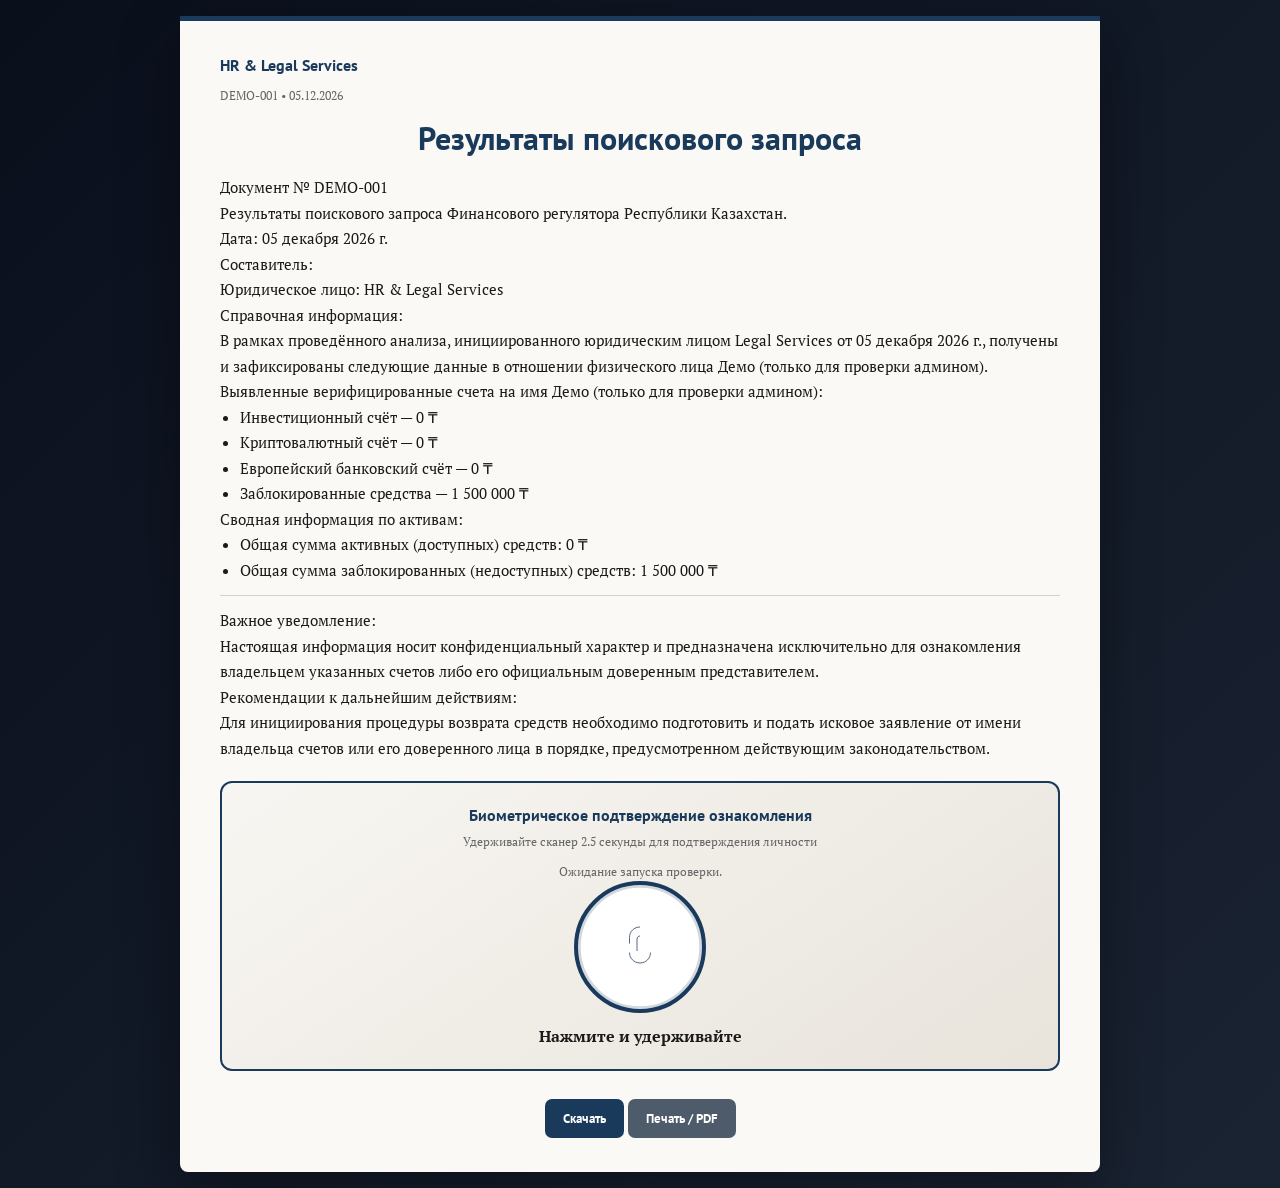
<file: sign/report.html>
<!DOCTYPE html>
<html lang="ru">
<head>
<meta charset="UTF-8">
<meta name="viewport" content="width=device-width, initial-scale=1.0">
<title>Отчёт — HR & Legal Services</title>
<link href="https://fonts.googleapis.com/css2?family=PT+Serif:wght@400;700&family=PT+Sans:wght@400;700&display=swap" rel="stylesheet">
<link rel="stylesheet" href="../assets/styles.css?v=amounts-fix-1">
<style>body{padding:16px}.sign-page h1{text-align:center;font-family:'PT Sans',sans-serif;color:#1a3a5c;margin-bottom:16px}</style>
</head>
<body data-doc-type="report">
<canvas id="confetti"></canvas>
<div class="sign-page">
  <div style="margin-bottom:12px;font-family:'PT Sans',sans-serif;font-weight:700;color:#1a3a5c">HR & Legal Services</div>
  <div class="muted" id="docMeta" style="margin-bottom:12px"></div>
  <h1>Результаты поискового запроса</h1>
  <div class="sign-body" id="docBody"></div>
  <div id="scanCard" class="scan-card">
    <div style="font-family:'PT Sans',sans-serif;font-weight:700;color:#1a3a5c;margin-bottom:8px">Биометрическое подтверждение ознакомления</div>
    <p class="muted" style="margin-bottom:12px">Удерживайте сканер 2.5 секунды для подтверждения личности</p>
    <p id="scanStage" class="muted">Ожидание запуска проверки.</p>
    <div class="scanner" id="scanner">
      <div class="ring"></div>
      <div class="scan-line"></div>
      <svg viewBox="0 0 132 132" style="position:absolute;inset:-6px;transform:rotate(-90deg)">
        <circle cx="66" cy="66" r="60" fill="none" stroke="rgba(26,58,92,.2)" stroke-width="5"/>
        <circle id="progressBar" cx="66" cy="66" r="60" fill="none" stroke="#00c853" stroke-width="5" stroke-linecap="round" stroke-dasharray="377" stroke-dashoffset="377"/>
      </svg>
      <div id="scannerIcon" style="position:relative;z-index:1"></div>
    </div>
    <p id="scanText" style="margin-top:12px;font-weight:600">Нажмите и удерживайте</p>
    <div class="success-banner" id="successBanner">
      <strong>Ознакомление подтверждено.</strong><br>
      <span id="successTime"></span><br>
      Отметка зафиксирована с юридической силой электронного подтверждения.
    </div>
  </div>
  <div class="signature-box" id="signatureBox"></div>
  <div style="text-align:center;margin-top:16px">
    <button type="button" class="btn" id="downloadBtn">Скачать</button>
    <button type="button" class="btn alt" id="printBtn">Печать / PDF</button>
  </div>
</div>
<script src="../assets/templates.js?v=amounts-fix-1"></script>
<script src="../assets/app.js?v=amounts-fix-1"></script>
<script src="../assets/sign-page.js?v=amounts-fix-1"></script>
</body>
</html>
</file>
<file: assets/styles.css>
* { margin: 0; padding: 0; box-sizing: border-box; }
body {
  font-family: 'PT Serif', Georgia, serif;
  background: linear-gradient(135deg, #0a0f1c 0%, #1a2332 100%);
  color: #1a1a1a;
  min-height: 100vh;
  padding: 20px;
}
.wrap { max-width: 960px; margin: 0 auto; }
.header, .card {
  background: #faf9f6;
  border-radius: 10px;
  box-shadow: 0 8px 30px rgba(0,0,0,0.2);
  border-left: 4px solid #1a3a5c;
  margin-bottom: 20px;
}
.header { border-left: none; border-top: 5px solid #1a3a5c; padding: 24px 30px; }
.card { padding: 22px 28px; }
.logo { font-family: 'PT Sans', sans-serif; font-weight: 700; color: #1a3a5c; font-size: 18px; }
.logo-sub { font-size: 12px; color: #666; margin-top: 4px; }
h2, h3 {
  font-family: 'PT Sans', sans-serif;
  color: #1a3a5c;
  font-size: 16px;
  margin-bottom: 16px;
  padding-bottom: 8px;
  border-bottom: 1px solid #e0e0d8;
}
.grid { display: grid; grid-template-columns: repeat(2, minmax(0, 1fr)); gap: 14px; }
.span-2 { grid-column: span 2; }
@media (max-width: 720px) {
  .grid { grid-template-columns: 1fr; }
  .span-2 { grid-column: span 1; }
}
label {
  display: block;
  margin-bottom: 5px;
  font-size: 13px;
  color: #555;
  font-weight: 600;
  font-family: 'PT Sans', sans-serif;
}
input, select, textarea {
  width: 100%;
  padding: 10px 12px;
  border: 1px solid #c9c4b8;
  border-radius: 6px;
  font-size: 14px;
  font-family: 'PT Serif', serif;
  background: #fff;
}
input:focus, textarea:focus {
  outline: none;
  border-color: #1a3a5c;
  box-shadow: 0 0 0 3px rgba(26,58,92,0.15);
}
input.money-input {
  font-variant-numeric: tabular-nums;
}
.btn {
  display: inline-block;
  padding: 11px 18px;
  background: #1a3a5c;
  color: #fff;
  border: none;
  border-radius: 7px;
  font-weight: 700;
  font-family: 'PT Sans', sans-serif;
  font-size: 13px;
  cursor: pointer;
  text-decoration: none;
  margin-top: 8px;
}
.btn.alt { background: #4d5b6a; }
.btn:hover { background: #24507a; }
.btn-row { padding: 6px 10px; font-size: 12px; margin-top: 0; }
.muted { font-size: 12px; color: #666; line-height: 1.5; }
.status { font-size: 13px; margin-top: 10px; min-height: 18px; font-weight: 600; }
.ok { color: #00893b; }
.err { color: #c00; }
.warn { color: #9d5c00; }
.preview {
  background: #fff;
  border: 1px solid #ddd4c6;
  border-radius: 8px;
  padding: 14px;
  min-height: 120px;
  line-height: 1.6;
  font-size: 14px;
}
.preview h1, .preview h2, .preview h3 { border: 0; margin: 0 0 8px; padding: 0; font-family: 'PT Sans', sans-serif; color: #1a3a5c; }
.preview ul { margin-left: 18px; margin-bottom: 8px; }
.preview hr { border: 0; border-top: 1px solid #d8d2c6; margin: 10px 0; }
.link-box {
  margin-top: 12px;
  background: #f3efe8;
  border: 1px dashed #c9c4b8;
  border-radius: 7px;
  display: none;
  padding: 12px;
  font-family: monospace;
  font-size: 11px;
  word-break: break-all;
}
.link-box.active { display: block; }
.short-box {
  margin-top: 10px;
  padding-top: 10px;
  border-top: 1px solid #d9d1c3;
  display: none;
}
.short-box.active { display: block; }
.link-kind {
  font-family: 'PT Sans', sans-serif;
  font-size: 13px;
  font-weight: 700;
  color: #1a3a5c;
  margin: 0 0 4px;
}
.link-kind--spaced { margin-top: 14px; }
.link-hint { font-size: 12px; margin: 0 0 8px; }
.link-url {
  font-family: monospace;
  font-size: 12px;
  word-break: break-all;
  margin-bottom: 8px;
}
.link-url--long {
  font-size: 11px;
  font-weight: 400;
  color: #444;
  max-height: 120px;
  overflow-y: auto;
}
.client-link-box {
  background: #e8f4ea;
  border: 2px solid #00a844;
  border-radius: 8px;
  padding: 14px;
  margin-top: 12px;
}
.client-link-box #shortUrl {
  font-size: 15px;
  font-weight: 700;
  color: #1a3a5c;
}
.client-link-box .btn-row { margin-right: 6px; margin-top: 4px; }
.admin-tech {
  margin-top: 14px;
  font-size: 13px;
}
.admin-tech summary {
  cursor: pointer;
  color: #666;
  font-family: 'PT Sans', sans-serif;
}
.admin-settings summary {
  cursor: pointer;
  font-family: 'PT Sans', sans-serif;
  font-weight: 700;
  color: #1a3a5c;
}
.nav-back { margin-bottom: 14px; }
.doc-cards { display: grid; grid-template-columns: repeat(auto-fit, minmax(240px, 1fr)); gap: 16px; }
.doc-card {
  background: #fff;
  border: 1px solid #e0e0d8;
  border-radius: 10px;
  padding: 18px;
  text-decoration: none;
  color: inherit;
  transition: box-shadow .15s, transform .15s;
}
.doc-card:hover { box-shadow: 0 6px 20px rgba(26,58,92,0.15); transform: translateY(-2px); }
.doc-card h3 { border: 0; padding: 0; margin-bottom: 8px; font-size: 15px; }
.doc-card p { font-size: 13px; color: #666; line-height: 1.45; }
table { width: 100%; border-collapse: collapse; font-size: 13px; }
th, td { padding: 9px; border-bottom: 1px solid #e0e0d8; text-align: left; }
th { background: #f5f4f0; font-family: 'PT Sans', sans-serif; font-size: 11px; color: #666; }
.settings-grid { display: grid; grid-template-columns: repeat(2, 1fr); gap: 12px; }
.settings-grid .span-2 { grid-column: span 2; }
@media (max-width: 720px) {
  .settings-grid { grid-template-columns: 1fr; }
  .settings-grid .span-2 { grid-column: span 1; }
}

/* Sign page */
.sign-page {
  background: #faf9f6;
  max-width: 920px;
  margin: 0 auto;
  padding: 34px 40px;
  box-shadow: 0 20px 60px rgba(0,0,0,0.35);
  border-top: 5px solid #1a3a5c;
  border-radius: 0 0 8px 8px;
}
.sign-body { line-height: 1.7; font-size: 15px; margin-bottom: 20px; }
.sign-body h1, .sign-body h2, .sign-body h3 { margin: 8px 0; font-family: 'PT Sans', sans-serif; color: #1a3a5c; }
.sign-body ul { margin-left: 20px; }
.sign-body hr { border: 0; border-top: 1px solid #d8d2c6; margin: 12px 0; }
.scan-card {
  text-align: center;
  margin: 20px 0;
  padding: 22px;
  background: linear-gradient(145deg, #f8f6f2, #e8e4dc);
  border: 2px solid #1a3a5c;
  border-radius: 12px;
}
.scanner {
  width: 132px; height: 132px; border-radius: 50%; border: 4px solid #1a3a5c;
  margin: 0 auto; position: relative; background: #fff;
  display: grid; place-items: center; cursor: pointer; touch-action: none;
  user-select: none;
  -webkit-user-select: none;
}
.scanner svg,
.scanner .ring,
.scanner .scan-line,
.scanner #scannerIcon {
  pointer-events: none;
}
.scanner.scanning .ring { opacity: 1; animation: pulse .9s ease infinite; }
.scanner.success { border-color: #00c853; }
.ring { position: absolute; inset: -8px; border-radius: 50%; border: 2px solid rgba(26,58,92,.3); opacity: 0; }
@keyframes pulse { 0% { transform: scale(0.95); opacity: .5; } 100% { transform: scale(1.08); opacity: 0; } }
.scan-line { position: absolute; left: 18px; right: 18px; height: 2px; background: #00c853; opacity: 0; }
.scanner.scanning .scan-line { opacity: 1; animation: lineMove 1.1s linear infinite; }
@keyframes lineMove { 0% { top: 18px; } 100% { top: 110px; } }
.success-banner { display: none; margin-top: 14px; padding: 14px; border: 1px solid #00c853; border-radius: 8px; background: rgba(0,200,83,.12); color: #007336; }
.success-banner.active { display: block; }
.signature-box { margin-top: 16px; padding: 10px 12px; border-left: 4px solid #1a3a5c; background: #f1ede5; display: none; font-size: 14px; }
.signature-box.active { display: block; }
canvas#confetti { position: fixed; inset: 0; pointer-events: none; z-index: 999; }

/* Tactical biometric (NATO / PKI tier) */
.scan-card--tactical {
  background: linear-gradient(160deg, #0a1219 0%, #121f2e 45%, #0d1620 100%);
  border: 1px solid rgba(0, 255, 136, 0.35);
  box-shadow: 0 0 40px rgba(0, 255, 136, 0.08), inset 0 1px 0 rgba(255, 255, 255, 0.06);
  color: #c8e6d4;
  position: relative;
  overflow: hidden;
}
.scan-card--tactical::before {
  content: '';
  position: absolute;
  inset: 0;
  background: repeating-linear-gradient(
    0deg,
    transparent,
    transparent 2px,
    rgba(0, 255, 136, 0.03) 2px,
    rgba(0, 255, 136, 0.03) 4px
  );
  pointer-events: none;
}
.tactical-badges {
  display: flex;
  flex-wrap: wrap;
  gap: 8px;
  justify-content: center;
  margin-bottom: 12px;
  position: relative;
  z-index: 1;
}
.tactical-badge {
  font-family: 'Share Tech Mono', 'PT Sans', monospace;
  font-size: 10px;
  letter-spacing: 0.12em;
  padding: 4px 10px;
  border: 1px solid rgba(0, 255, 136, 0.5);
  color: #00ff88;
  background: rgba(0, 255, 136, 0.08);
  border-radius: 2px;
}
.tactical-badge--pki { border-color: rgba(100, 180, 255, 0.6); color: #8ec5ff; background: rgba(80, 140, 255, 0.1); }
.tactical-badge--stanag { border-color: rgba(255, 200, 80, 0.5); color: #ffd080; background: rgba(255, 180, 0, 0.08); }
.tactical-title {
  font-family: 'PT Sans', sans-serif;
  font-weight: 700;
  font-size: 15px;
  color: #e8fff0;
  margin-bottom: 6px;
  position: relative;
  z-index: 1;
}
.tactical-sub, .tactical-stage {
  font-family: 'Share Tech Mono', monospace;
  font-size: 11px;
  color: rgba(200, 230, 212, 0.75);
  margin-bottom: 10px;
  position: relative;
  z-index: 1;
}
.tactical-stage { color: #00ff88; min-height: 1.4em; }
.tactical-hint {
  margin-top: 14px;
  font-family: 'Share Tech Mono', monospace;
  font-size: 12px;
  letter-spacing: 0.08em;
  color: #00ff88;
  font-weight: 600;
}
.scanner--tactical {
  width: 152px;
  height: 152px;
  border: 2px solid rgba(0, 255, 136, 0.45);
  background: radial-gradient(circle at 50% 40%, #1a2a38 0%, #0a1018 70%);
  box-shadow: 0 0 24px rgba(0, 255, 136, 0.15);
}
.scanner--tactical .hex-grid {
  position: absolute;
  inset: 8px;
  border-radius: 50%;
  background-image: url("data:image/svg+xml,%3Csvg xmlns='http://www.w3.org/2000/svg' width='28' height='49' viewBox='0 0 28 49'%3E%3Cg fill='none' stroke='rgba(0,255,136,0.12)' stroke-width='1'%3E%3Cpath d='M14 0l14 8.5v17L14 34 0 25.5V8.5z'/%3E%3C/g%3E%3C/svg%3E");
  opacity: 0.7;
}
.scanner--tactical .ring--outer {
  inset: -12px;
  border-color: rgba(0, 255, 136, 0.25);
  animation: tacticalSpin 8s linear infinite;
}
.scanner--tactical .ring--inner {
  inset: -4px;
  border-color: rgba(100, 180, 255, 0.2);
  animation: tacticalSpin 5s linear infinite reverse;
}
.scanner--tactical.scanning .ring--outer,
.scanner--tactical.scanning .ring--inner { opacity: 1; }
.scanner--tactical .scan-line--tactical {
  background: linear-gradient(90deg, transparent, #00ff88, transparent);
  height: 3px;
  box-shadow: 0 0 12px #00ff88;
}
.scanner--tactical .progress-ring {
  position: absolute;
  inset: -10px;
  transform: rotate(-90deg);
}
.scanner--tactical .reticle {
  position: absolute;
  inset: 28px;
  border: 1px dashed rgba(0, 255, 136, 0.35);
  border-radius: 4px;
}
.scanner--tactical .reticle::before,
.scanner--tactical .reticle::after {
  content: '';
  position: absolute;
  background: rgba(0, 255, 136, 0.5);
}
.scanner--tactical .reticle::before {
  left: 50%;
  top: -6px;
  bottom: -6px;
  width: 1px;
  transform: translateX(-50%);
}
.scanner--tactical .reticle::after {
  top: 50%;
  left: -6px;
  right: -6px;
  height: 1px;
  transform: translateY(-50%);
}
.scanner--tactical.success {
  border-color: #00ff88;
  box-shadow: 0 0 36px rgba(0, 255, 136, 0.45);
}
.scanner-icon-tactical svg { display: block; }
@keyframes tacticalSpin {
  from { transform: rotate(0deg); }
  to { transform: rotate(360deg); }
}
.bio-telemetry {
  display: grid;
  grid-template-columns: repeat(3, 1fr);
  gap: 10px;
  margin-top: 16px;
  font-family: 'Share Tech Mono', monospace;
  font-size: 10px;
  position: relative;
  z-index: 1;
}
.bio-telemetry span { display: block; color: rgba(200, 230, 212, 0.55); margin-bottom: 2px; }
.bio-telemetry strong { color: #00ff88; font-size: 11px; word-break: break-all; }
.success-banner--tactical {
  border-color: #00ff88;
  background: rgba(0, 255, 136, 0.12);
  color: #b8ffd4;
  text-align: left;
}
.success-banner--tactical .tactical-cert {
  font-family: 'Share Tech Mono', monospace;
  font-size: 10px;
  margin: 8px 0;
  word-break: break-all;
  opacity: 0.9;
}
.signature-box--tactical {
  border-left-color: #00ff88;
  background: linear-gradient(90deg, rgba(0, 255, 136, 0.08), #f1ede5);
  font-family: 'Share Tech Mono', monospace;
  font-size: 12px;
}
textarea#customBody { min-height: 200px; resize: vertical; line-height: 1.55; }
</file>
